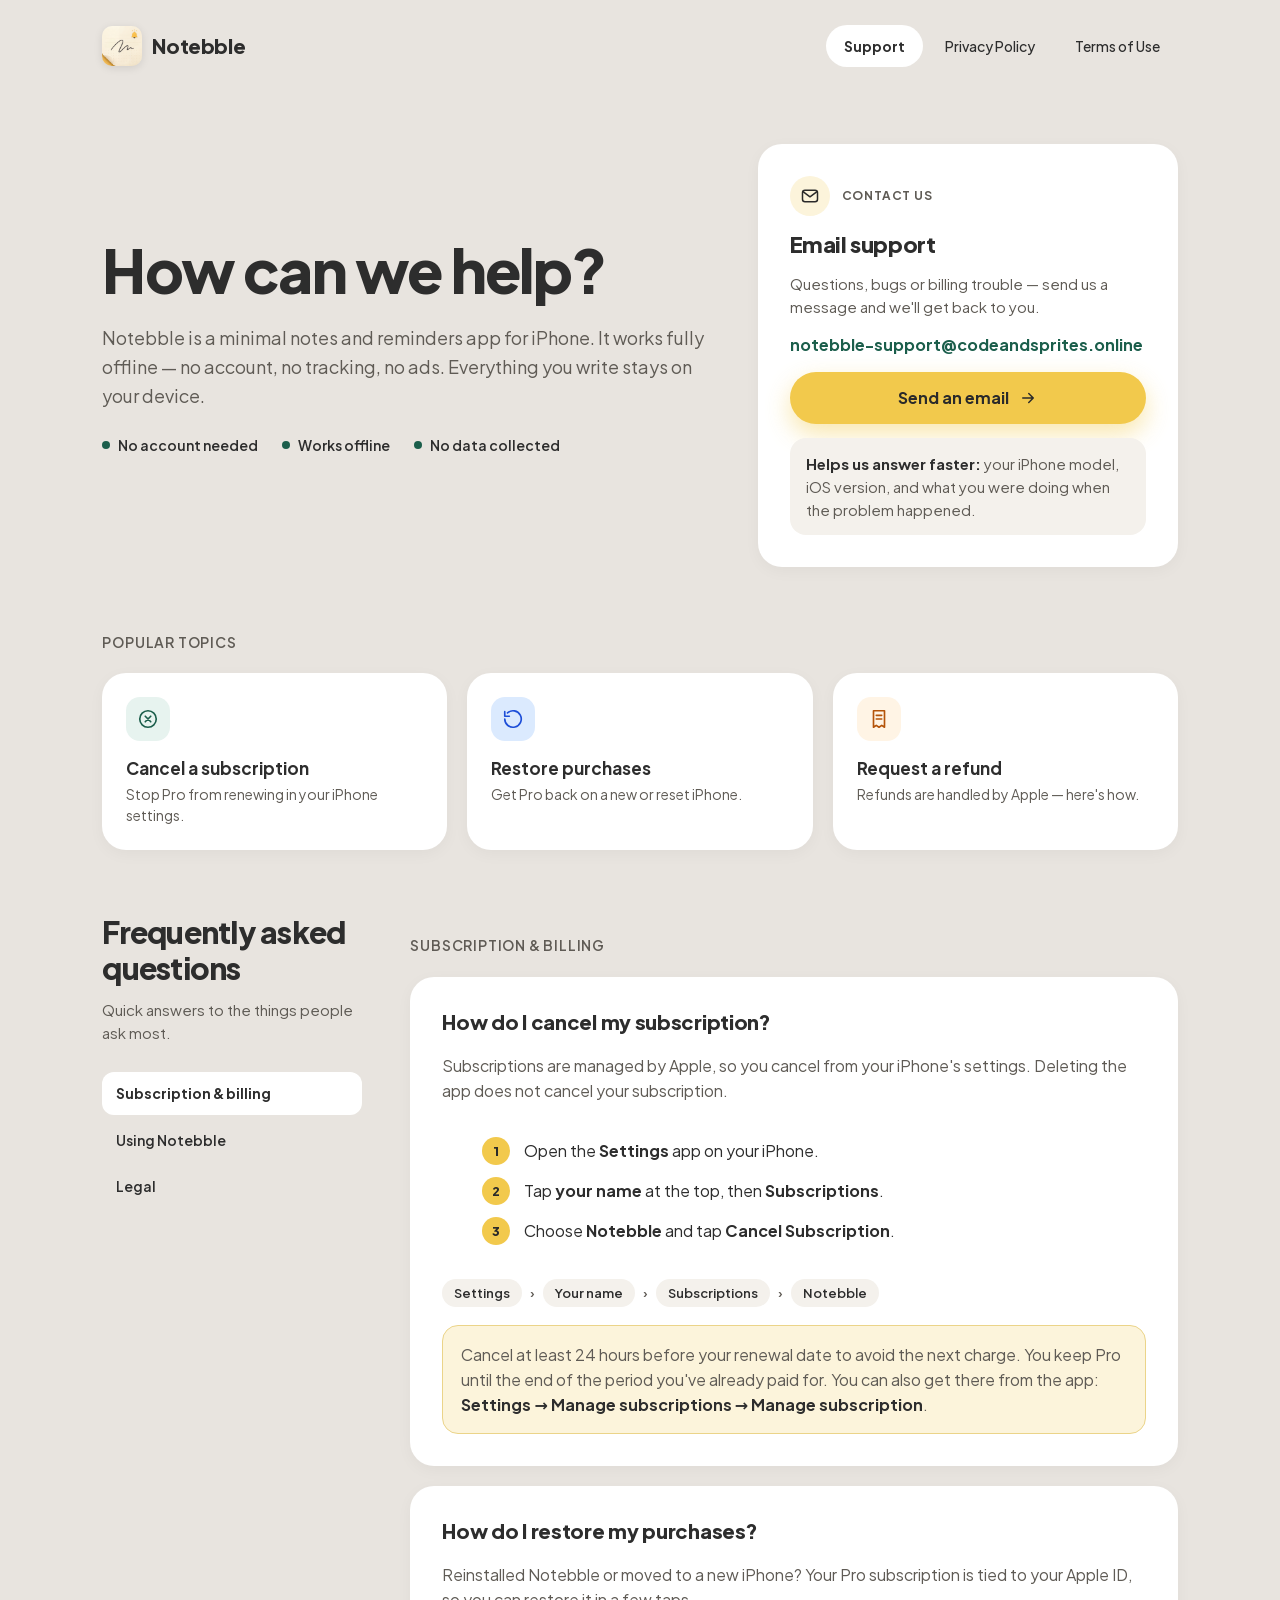
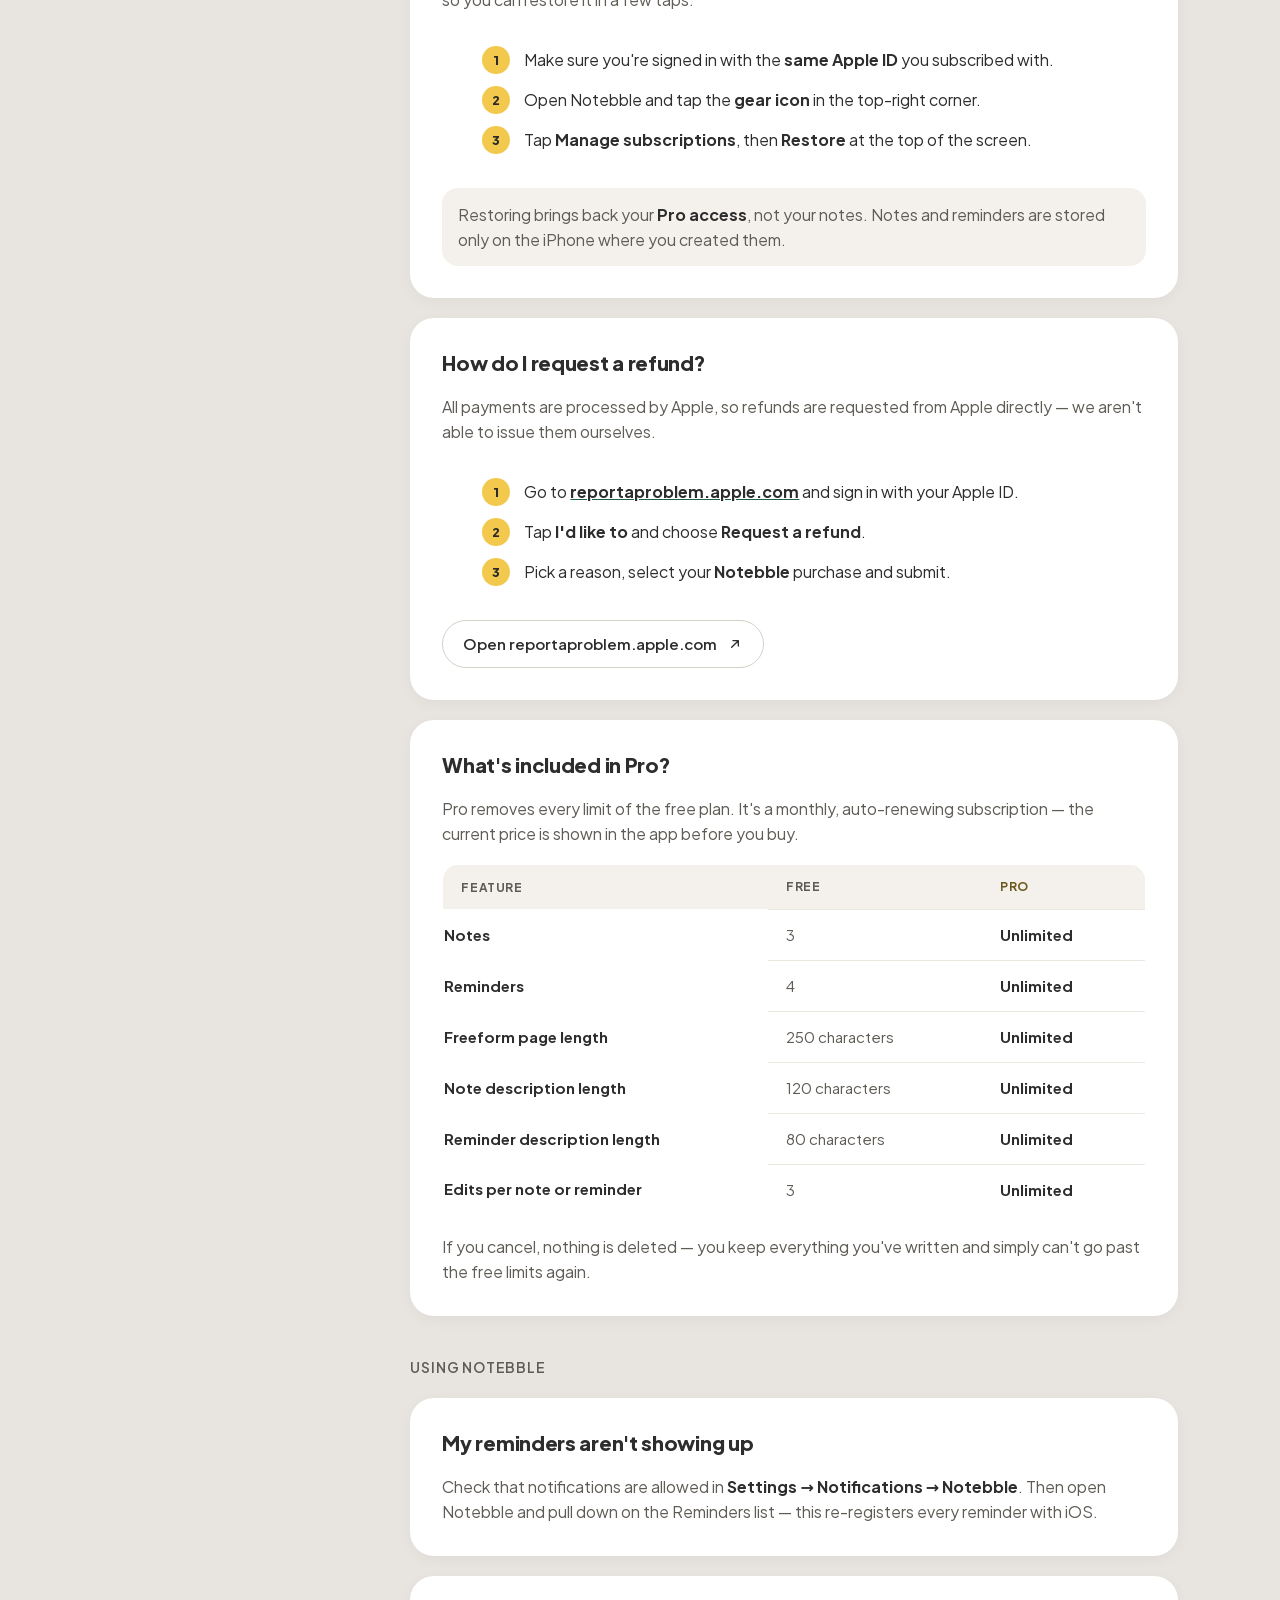
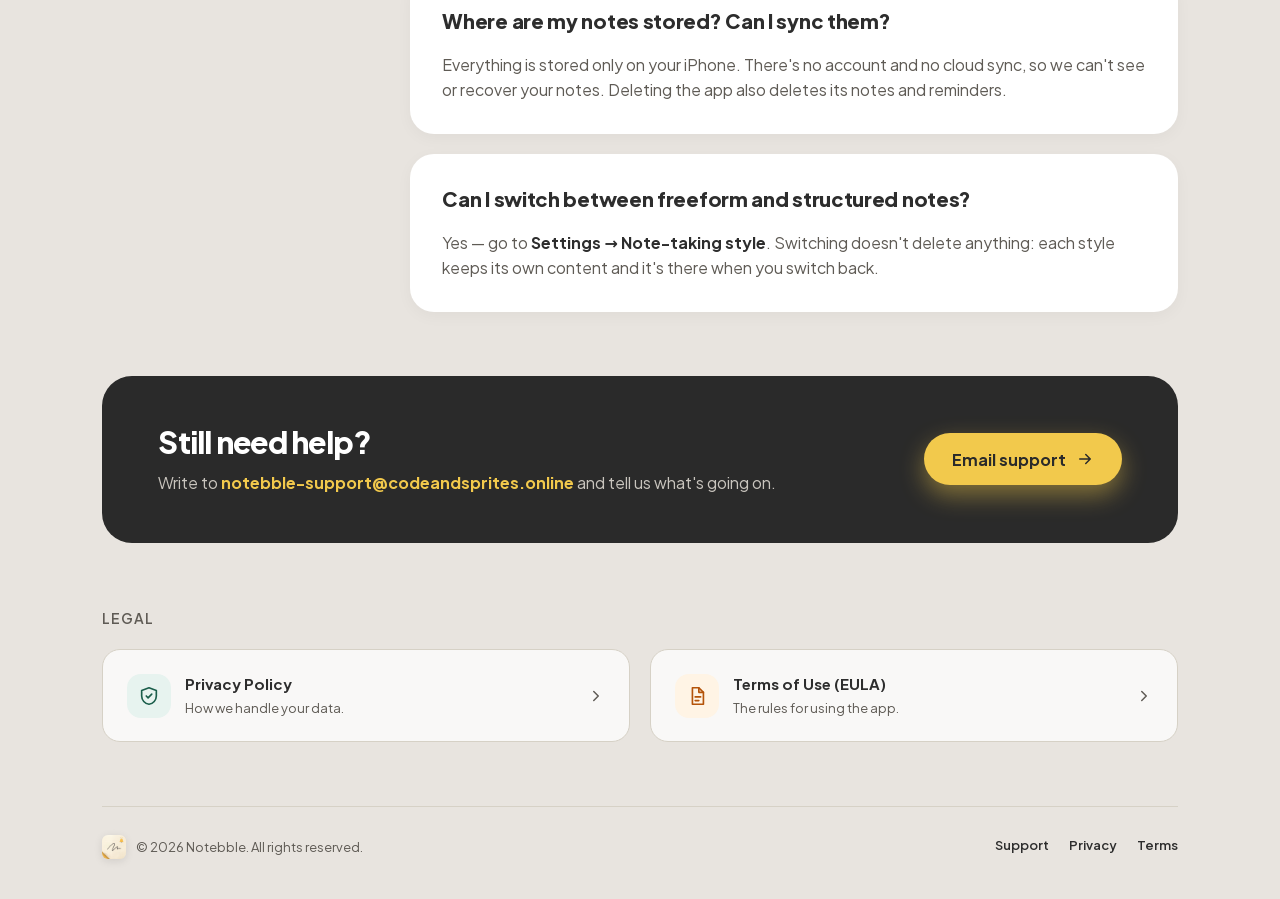
<file: index.html>
<!doctype html>
<html lang="en">
  <head>
    <meta charset="utf-8" />
    <meta name="viewport" content="width=device-width, initial-scale=1" />
    <meta name="color-scheme" content="light" />
    <title>Notebble Support</title>
    <meta
      name="description"
      content="Get help with Notebble — contact support, manage or cancel your subscription, restore purchases and request refunds."
    />

    <!-- Support email is used 4 times below. Change it in one place: -->
    <!-- SUPPORT_EMAIL: notebble-support@codeandsprites.online -->

    <link rel="icon" type="image/png" href="assets/notebble-icon.png" />
    <link rel="apple-touch-icon" href="assets/notebble-icon.png" />

    <meta property="og:title" content="Notebble Support" />
    <meta
      property="og:description"
      content="Get help with Notebble — contact support, manage or cancel your subscription, restore purchases and request refunds."
    />
    <meta property="og:image" content="assets/notebble-icon.png" />
    <meta property="og:type" content="website" />
    <meta name="twitter:card" content="summary" />

    <link rel="stylesheet" href="support.css" />
  </head>
  <body>
    <a class="skip-link" href="#main">Skip to content</a>

    <header class="site-header">
      <a class="brand" href="#top" aria-label="Notebble home">
        <img
          src="assets/notebble-icon.png"
          alt="Notebble app icon"
          width="40"
          height="40"
        />
        <span>Notebble</span>
      </a>
      <nav class="site-nav" aria-label="Site">
        <a href="./" aria-current="page">Support</a>
        <a href="privacy_policy.html">Privacy Policy</a>
        <a href="terms_of_use.html">Terms of Use</a>
      </nav>
      <a
        class="contact-pill"
        href="mailto:notebble-support@codeandsprites.online?subject=Notebble%20support"
      >
        <svg
          width="16"
          height="16"
          viewBox="0 0 24 24"
          fill="none"
          stroke="currentColor"
          stroke-width="2"
          stroke-linecap="round"
          stroke-linejoin="round"
          aria-hidden="true"
        >
          <rect x="3" y="5" width="18" height="14" rx="3" />
          <path d="M4 7l8 6 8-6" />
        </svg>
        Contact
      </a>
    </header>

    <main id="main">
      <section id="top" class="hero">
        <div class="hero__text">
          <h1>How can we help?</h1>
          <p class="lede">
            Notebble is a minimal notes and reminders app for iPhone. It works
            fully offline — no account, no tracking, no ads. Everything you
            write stays on your device.
          </p>
          <ul class="trust-points">
            <li>
              <span class="dot" aria-hidden="true"></span>No account needed
            </li>
            <li><span class="dot" aria-hidden="true"></span>Works offline</li>
            <li>
              <span class="dot" aria-hidden="true"></span>No data collected
            </li>
          </ul>
        </div>

        <div class="card contact-card">
          <div class="contact-card__header">
            <span class="contact-card__icon" aria-hidden="true">
              <svg
                width="20"
                height="20"
                viewBox="0 0 24 24"
                fill="none"
                stroke="#2A2A2A"
                stroke-width="1.8"
                stroke-linecap="round"
                stroke-linejoin="round"
              >
                <rect x="3" y="5" width="18" height="14" rx="3" />
                <path d="M4 7l8 6 8-6" />
              </svg>
            </span>
            <span class="eyebrow">Contact us</span>
          </div>
          <h2>Email support</h2>
          <p>
            Questions, bugs or billing trouble — send us a message and we'll get
            back to you.
          </p>
          <a
            class="email-link"
            href="mailto:notebble-support@codeandsprites.online?subject=Notebble%20support"
            >notebble-support@codeandsprites.online</a
          >
          <a
            class="btn btn--primary btn--full"
            href="mailto:notebble-support@codeandsprites.online?subject=Notebble%20support"
          >
            Send an email
            <svg
              width="18"
              height="18"
              viewBox="0 0 24 24"
              fill="none"
              stroke="currentColor"
              stroke-width="2"
              stroke-linecap="round"
              stroke-linejoin="round"
              aria-hidden="true"
            >
              <path d="M5 12h14M13 6l6 6-6 6" />
            </svg>
          </a>
          <p class="note">
            <strong>Helps us answer faster:</strong> your iPhone model, iOS
            version, and what you were doing when the problem happened.
          </p>
        </div>
      </section>

      <section class="popular" aria-labelledby="popular-label">
        <h2 id="popular-label" class="section-label">Popular topics</h2>
        <div class="popular__grid">
          <a class="topic" href="#cancel">
            <span class="topic__icon topic__icon--green" aria-hidden="true">
              <svg
                width="22"
                height="22"
                viewBox="0 0 24 24"
                fill="none"
                stroke="#1B5E4B"
                stroke-width="1.8"
                stroke-linecap="round"
                stroke-linejoin="round"
              >
                <circle cx="12" cy="12" r="9" />
                <path d="M9 9l6 6M15 9l-6 6" />
              </svg>
            </span>
            <span class="topic__body">
              <span class="topic__title">Cancel a subscription</span>
              <span class="topic__desc"
                >Stop Pro from renewing in your iPhone settings.</span
              >
            </span>
            <svg
              class="topic__chevron"
              width="18"
              height="18"
              viewBox="0 0 24 24"
              fill="none"
              stroke="#5F5B55"
              stroke-width="2"
              stroke-linecap="round"
              stroke-linejoin="round"
              aria-hidden="true"
            >
              <path d="M9 6l6 6-6 6" />
            </svg>
          </a>
          <a class="topic" href="#restore">
            <span class="topic__icon topic__icon--blue" aria-hidden="true">
              <svg
                width="22"
                height="22"
                viewBox="0 0 24 24"
                fill="none"
                stroke="#1D4ED8"
                stroke-width="1.8"
                stroke-linecap="round"
                stroke-linejoin="round"
              >
                <path d="M3 12a9 9 0 1 0 3-6.7" />
                <path d="M3 4v5h5" />
              </svg>
            </span>
            <span class="topic__body">
              <span class="topic__title">Restore purchases</span>
              <span class="topic__desc"
                >Get Pro back on a new or reset iPhone.</span
              >
            </span>
            <svg
              class="topic__chevron"
              width="18"
              height="18"
              viewBox="0 0 24 24"
              fill="none"
              stroke="#5F5B55"
              stroke-width="2"
              stroke-linecap="round"
              stroke-linejoin="round"
              aria-hidden="true"
            >
              <path d="M9 6l6 6-6 6" />
            </svg>
          </a>
          <a class="topic" href="#refund">
            <span class="topic__icon topic__icon--amber" aria-hidden="true">
              <svg
                width="22"
                height="22"
                viewBox="0 0 24 24"
                fill="none"
                stroke="#B45309"
                stroke-width="1.8"
                stroke-linecap="round"
                stroke-linejoin="round"
              >
                <path d="M6 3h12v18l-3-2-3 2-3-2-3 2z" />
                <path d="M9 8h6M9 12h6" />
              </svg>
            </span>
            <span class="topic__body">
              <span class="topic__title">Request a refund</span>
              <span class="topic__desc"
                >Refunds are handled by Apple — here's how.</span
              >
            </span>
            <svg
              class="topic__chevron"
              width="18"
              height="18"
              viewBox="0 0 24 24"
              fill="none"
              stroke="#5F5B55"
              stroke-width="2"
              stroke-linecap="round"
              stroke-linejoin="round"
              aria-hidden="true"
            >
              <path d="M9 6l6 6-6 6" />
            </svg>
          </a>
        </div>
      </section>

      <section class="faq" aria-labelledby="faq-title">
        <div class="faq__intro">
          <h2 id="faq-title">Frequently asked questions</h2>
          <p class="faq__intro-copy">
            Quick answers to the things people ask most.
          </p>
          <nav class="faq__section-nav" aria-label="FAQ sections">
            <a href="#billing" aria-current="true"
              >Subscription &amp; billing</a
            >
            <a href="#using">Using Notebble</a>
            <a href="#legal">Legal</a>
          </nav>
        </div>

        <div class="faq__cards">
          <h3 id="billing">Subscription &amp; billing</h3>

          <article class="qa" id="cancel">
            <h4>How do I cancel my subscription?</h4>
            <p>
              Subscriptions are managed by Apple, so you cancel from your
              iPhone's settings. Deleting the app does not cancel your
              subscription.
            </p>
            <ol class="steps" role="list">
              <li class="step">
                <span class="step__num" aria-hidden="true">1</span
                ><span
                  >Open the <strong>Settings</strong> app on your iPhone.</span
                >
              </li>
              <li class="step">
                <span class="step__num" aria-hidden="true">2</span
                ><span
                  >Tap <strong>your name</strong> at the top, then
                  <strong>Subscriptions</strong>.</span
                >
              </li>
              <li class="step">
                <span class="step__num" aria-hidden="true">3</span
                ><span
                  >Choose <strong>Notebble</strong> and tap
                  <strong>Cancel Subscription</strong>.</span
                >
              </li>
            </ol>
            <div class="breadcrumb" aria-label="Path in the iOS Settings app">
              <span class="chip">Settings</span
              ><span class="sep" aria-hidden="true">›</span>
              <span class="chip">Your name</span
              ><span class="sep" aria-hidden="true">›</span>
              <span class="chip">Subscriptions</span
              ><span class="sep" aria-hidden="true">›</span>
              <span class="chip">Notebble</span>
            </div>
            <p class="note note--yellow">
              Cancel at least 24 hours before your renewal date to avoid the
              next charge. You keep Pro until the end of the period you've
              already paid for. You can also get there from the app:
              <strong
                >Settings → Manage subscriptions → Manage subscription</strong
              >.
            </p>
          </article>

          <article class="qa" id="restore">
            <h4>How do I restore my purchases?</h4>
            <p>
              Reinstalled Notebble or moved to a new iPhone? Your Pro
              subscription is tied to your Apple ID, so you can restore it in a
              few taps.
            </p>
            <ol class="steps" role="list">
              <li class="step">
                <span class="step__num" aria-hidden="true">1</span
                ><span
                  >Make sure you're signed in with the
                  <strong>same Apple ID</strong> you subscribed with.</span
                >
              </li>
              <li class="step">
                <span class="step__num" aria-hidden="true">2</span
                ><span
                  >Open Notebble and tap the <strong>gear icon</strong> in the
                  top-right corner.</span
                >
              </li>
              <li class="step">
                <span class="step__num" aria-hidden="true">3</span
                ><span
                  >Tap <strong>Manage subscriptions</strong>, then
                  <strong>Restore</strong> at the top of the screen.</span
                >
              </li>
            </ol>
            <p class="note">
              Restoring brings back your <strong>Pro access</strong>, not your
              notes. Notes and reminders are stored only on the iPhone where you
              created them.
            </p>
          </article>

          <article class="qa" id="refund">
            <h4>How do I request a refund?</h4>
            <p>
              All payments are processed by Apple, so refunds are requested from
              Apple directly — we aren't able to issue them ourselves.
            </p>
            <ol class="steps" role="list">
              <li class="step">
                <span class="step__num" aria-hidden="true">1</span
                ><span
                  >Go to
                  <a href="https://reportaproblem.apple.com" rel="noopener"
                    ><strong>reportaproblem.apple.com</strong></a
                  >
                  and sign in with your Apple ID.</span
                >
              </li>
              <li class="step">
                <span class="step__num" aria-hidden="true">2</span
                ><span
                  >Tap <strong>I'd like to</strong> and choose
                  <strong>Request a refund</strong>.</span
                >
              </li>
              <li class="step">
                <span class="step__num" aria-hidden="true">3</span
                ><span
                  >Pick a reason, select your <strong>Notebble</strong> purchase
                  and submit.</span
                >
              </li>
            </ol>
            <a
              class="btn btn--outline"
              href="https://reportaproblem.apple.com"
              rel="noopener"
            >
              Open reportaproblem.apple.com
              <svg
                width="16"
                height="16"
                viewBox="0 0 24 24"
                fill="none"
                stroke="currentColor"
                stroke-width="2"
                stroke-linecap="round"
                stroke-linejoin="round"
                aria-hidden="true"
              >
                <path d="M7 17L17 7M9 7h8v8" />
              </svg>
            </a>
          </article>

          <article class="qa" id="pro">
            <h4>What's included in Pro?</h4>
            <p>
              Pro removes every limit of the free plan. It's a monthly,
              auto-renewing subscription — the current price is shown in the app
              before you buy.
            </p>
            <table class="pro-table">
              <thead>
                <tr>
                  <th scope="col">Feature</th>
                  <th scope="col">Free</th>
                  <th scope="col" class="pro">Pro</th>
                </tr>
              </thead>
              <tbody>
                <tr>
                  <th scope="row">Notes</th>
                  <td class="free">3</td>
                  <td class="pro">Unlimited</td>
                </tr>
                <tr>
                  <th scope="row">Reminders</th>
                  <td class="free">4</td>
                  <td class="pro">Unlimited</td>
                </tr>
                <tr>
                  <th scope="row">Freeform page length</th>
                  <td class="free">250 characters</td>
                  <td class="pro">Unlimited</td>
                </tr>
                <tr>
                  <th scope="row">Note description length</th>
                  <td class="free">120 characters</td>
                  <td class="pro">Unlimited</td>
                </tr>
                <tr>
                  <th scope="row">Reminder description length</th>
                  <td class="free">80 characters</td>
                  <td class="pro">Unlimited</td>
                </tr>
                <tr>
                  <th scope="row">Edits per note or reminder</th>
                  <td class="free">3</td>
                  <td class="pro">Unlimited</td>
                </tr>
              </tbody>
            </table>
            <p class="pro-footnote">
              If you cancel, nothing is deleted — you keep everything you've
              written and simply can't go past the free limits again.
            </p>
          </article>

          <h3 id="using">Using Notebble</h3>

          <article class="qa">
            <h4>My reminders aren't showing up</h4>
            <p>
              Check that notifications are allowed in
              <strong>Settings → Notifications → Notebble</strong>. Then open
              Notebble and pull down on the Reminders list — this re-registers
              every reminder with iOS.
            </p>
          </article>

          <article class="qa">
            <h4>Where are my notes stored? Can I sync them?</h4>
            <p>
              Everything is stored only on your iPhone. There's no account and
              no cloud sync, so we can't see or recover your notes. Deleting the
              app also deletes its notes and reminders.
            </p>
          </article>

          <article class="qa">
            <h4>Can I switch between freeform and structured notes?</h4>
            <p>
              Yes — go to <strong>Settings → Note-taking style</strong>.
              Switching doesn't delete anything: each style keeps its own
              content and it's there when you switch back.
            </p>
          </article>
        </div>
      </section>

      <section class="stillneed-wrap">
        <div class="stillneed">
          <div class="stillneed__text">
            <h2>Still need help?</h2>
            <p>
              Write to
              <a
                class="mail"
                href="mailto:notebble-support@codeandsprites.online?subject=Notebble%20support"
                >notebble-support@codeandsprites.online</a
              >
              and tell us what's going on.
            </p>
          </div>
          <a
            class="btn btn--primary"
            href="mailto:notebble-support@codeandsprites.online?subject=Notebble%20support"
          >
            Email support
            <svg
              width="18"
              height="18"
              viewBox="0 0 24 24"
              fill="none"
              stroke="currentColor"
              stroke-width="2"
              stroke-linecap="round"
              stroke-linejoin="round"
              aria-hidden="true"
            >
              <path d="M5 12h14M13 6l6 6-6 6" />
            </svg>
          </a>
        </div>
      </section>

      <section class="legal" id="legal" aria-labelledby="legal-label">
        <h2 id="legal-label" class="section-label">Legal</h2>
        <div class="legal__grid">
          <a class="legal-card" href="privacy_policy.html">
            <span
              class="legal-card__icon legal-card__icon--green"
              aria-hidden="true"
            >
              <svg
                width="22"
                height="22"
                viewBox="0 0 24 24"
                fill="none"
                stroke="#1B5E4B"
                stroke-width="1.8"
                stroke-linecap="round"
                stroke-linejoin="round"
              >
                <path d="M12 3l8 3v6c0 4.5-3.4 8.3-8 9-4.6-.7-8-4.5-8-9V6z" />
                <path d="M9 12l2 2 4-4" />
              </svg>
            </span>
            <span class="legal-card__body">
              <span class="legal-card__title">Privacy Policy</span>
              <span class="legal-card__desc">How we handle your data.</span>
            </span>
            <svg
              width="18"
              height="18"
              viewBox="0 0 24 24"
              fill="none"
              stroke="#5F5B55"
              stroke-width="2"
              stroke-linecap="round"
              stroke-linejoin="round"
              aria-hidden="true"
            >
              <path d="M9 6l6 6-6 6" />
            </svg>
          </a>
          <a class="legal-card" href="terms_of_use.html">
            <span
              class="legal-card__icon legal-card__icon--amber"
              aria-hidden="true"
            >
              <svg
                width="22"
                height="22"
                viewBox="0 0 24 24"
                fill="none"
                stroke="#B45309"
                stroke-width="1.8"
                stroke-linecap="round"
                stroke-linejoin="round"
              >
                <path d="M7 3h7l5 5v13H7z" />
                <path d="M14 3v5h5" />
                <path d="M10 13h6M10 17h4" />
              </svg>
            </span>
            <span class="legal-card__body">
              <span class="legal-card__title">Terms of Use (EULA)</span>
              <span class="legal-card__desc">The rules for using the app.</span>
            </span>
            <svg
              width="18"
              height="18"
              viewBox="0 0 24 24"
              fill="none"
              stroke="#5F5B55"
              stroke-width="2"
              stroke-linecap="round"
              stroke-linejoin="round"
              aria-hidden="true"
            >
              <path d="M9 6l6 6-6 6" />
            </svg>
          </a>
        </div>
      </section>
    </main>

    <script>
      // Scroll-spy for the FAQ section nav: highlight the last section whose top
      // has passed the viewport's activation line (a bit below the header).
      (function () {
        const links = Array.from(
          document.querySelectorAll('.faq__section-nav a[href^="#"]'),
        );
        if (!links.length) return;
        const pairs = links
          .map((link) => ({
            link,
            el: document.getElementById(link.getAttribute("href").slice(1)),
          }))
          .filter((p) => p.el);
        if (!pairs.length) return;
        const update = () => {
          const line = Math.max(120, window.innerHeight * 0.35);
          let current = pairs[0];
          for (const p of pairs) {
            if (p.el.getBoundingClientRect().top - line <= 0) current = p;
          }
          // If the last section is fully visible (or the page is scrolled to the
          // bottom and can't scroll further), lock the last link as current — this
          // handles short bottom sections whose top never reaches the activation line.
          const atBottom =
            window.innerHeight + window.scrollY >=
            document.documentElement.scrollHeight - 2;
          const last = pairs[pairs.length - 1];
          if (
            atBottom ||
            last.el.getBoundingClientRect().top < window.innerHeight * 0.75
          ) {
            current = last;
          }
          links.forEach((l) => l.removeAttribute("aria-current"));
          current.link.setAttribute("aria-current", "true");
        };
        let queued = false;
        const schedule = () => {
          if (queued) return;
          queued = true;
          requestAnimationFrame(() => {
            queued = false;
            update();
          });
        };
        window.addEventListener("scroll", schedule, { passive: true });
        window.addEventListener("resize", schedule);
        update();
      })();
    </script>

    <footer class="site-footer">
      <span class="site-footer__brand">
        <img src="assets/notebble-icon.png" alt="" width="24" height="24" />
        <span>© 2026 Notebble. All rights reserved.</span>
      </span>
      <span class="site-footer__links">
        <a href="./">Support</a>
        <a href="privacy_policy.html">Privacy</a>
        <a href="terms_of_use.html">Terms</a>
      </span>
    </footer>
  </body>
</html>
</file>
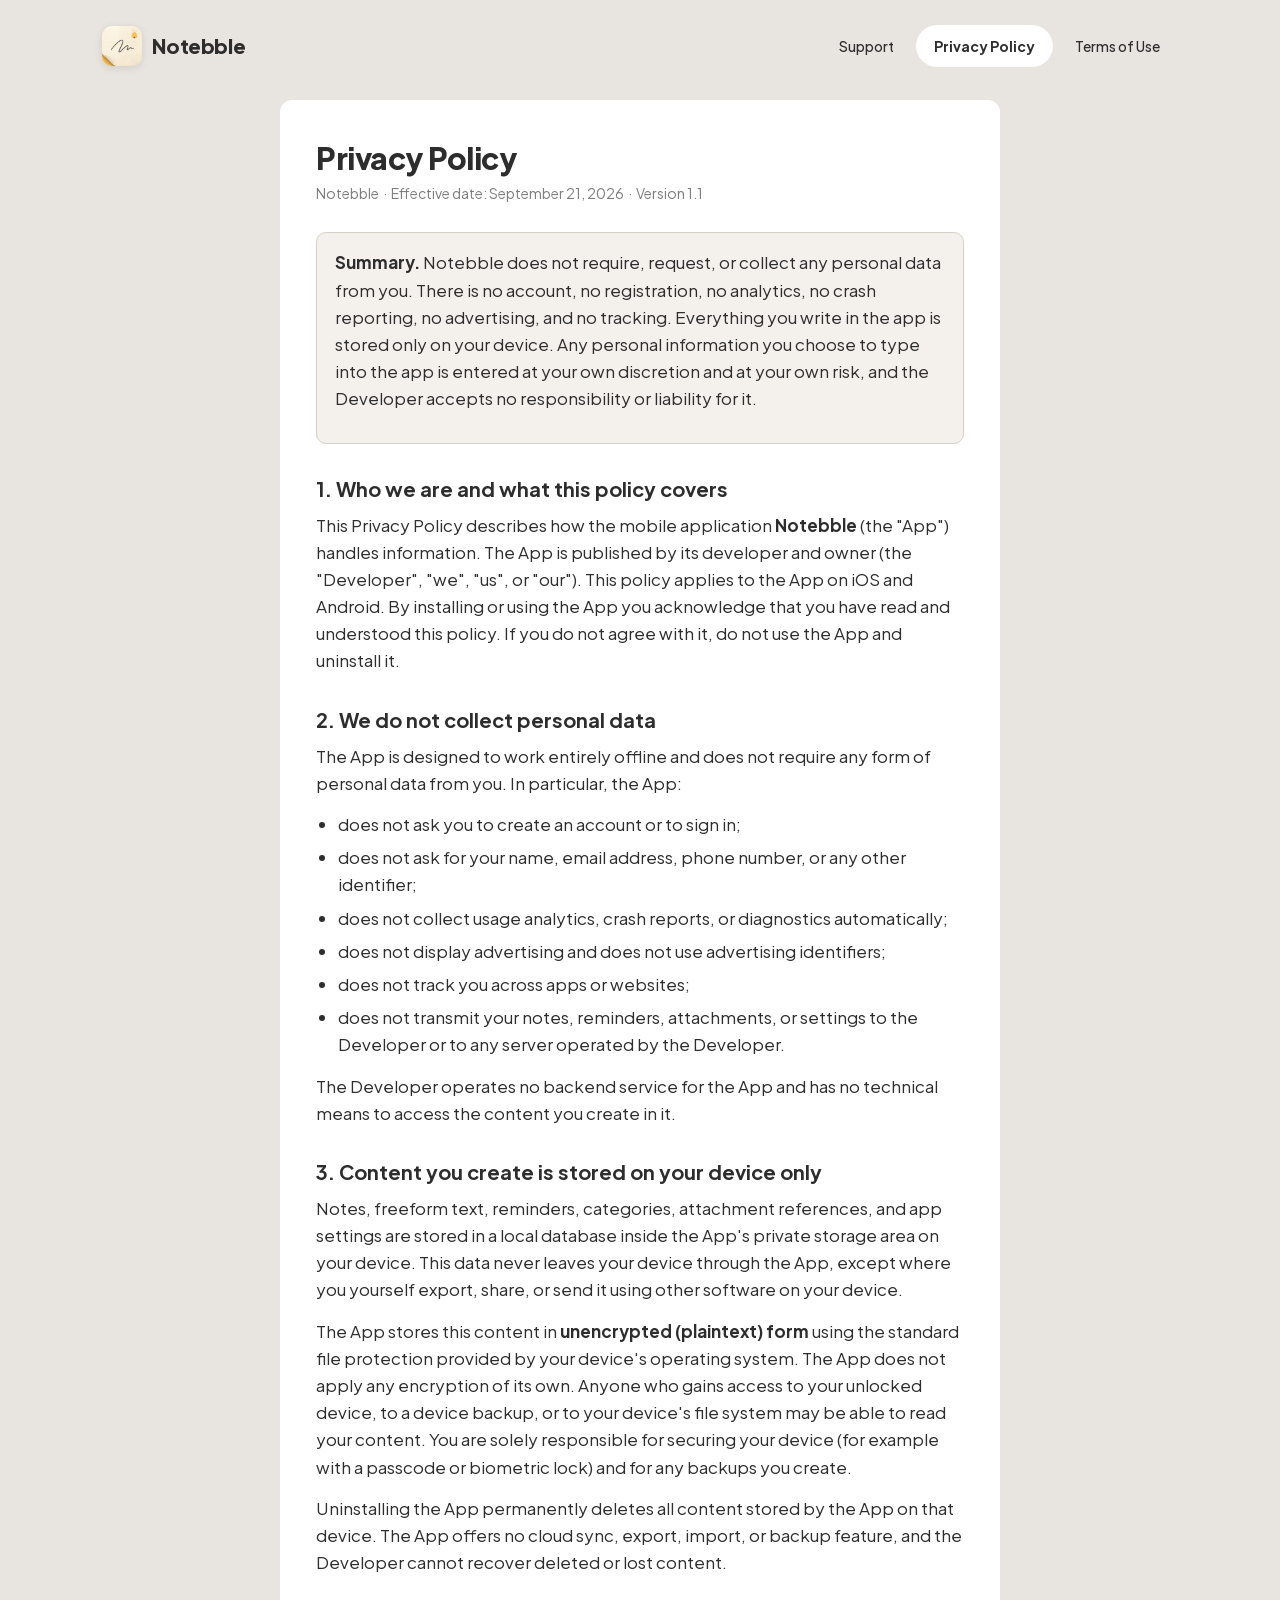
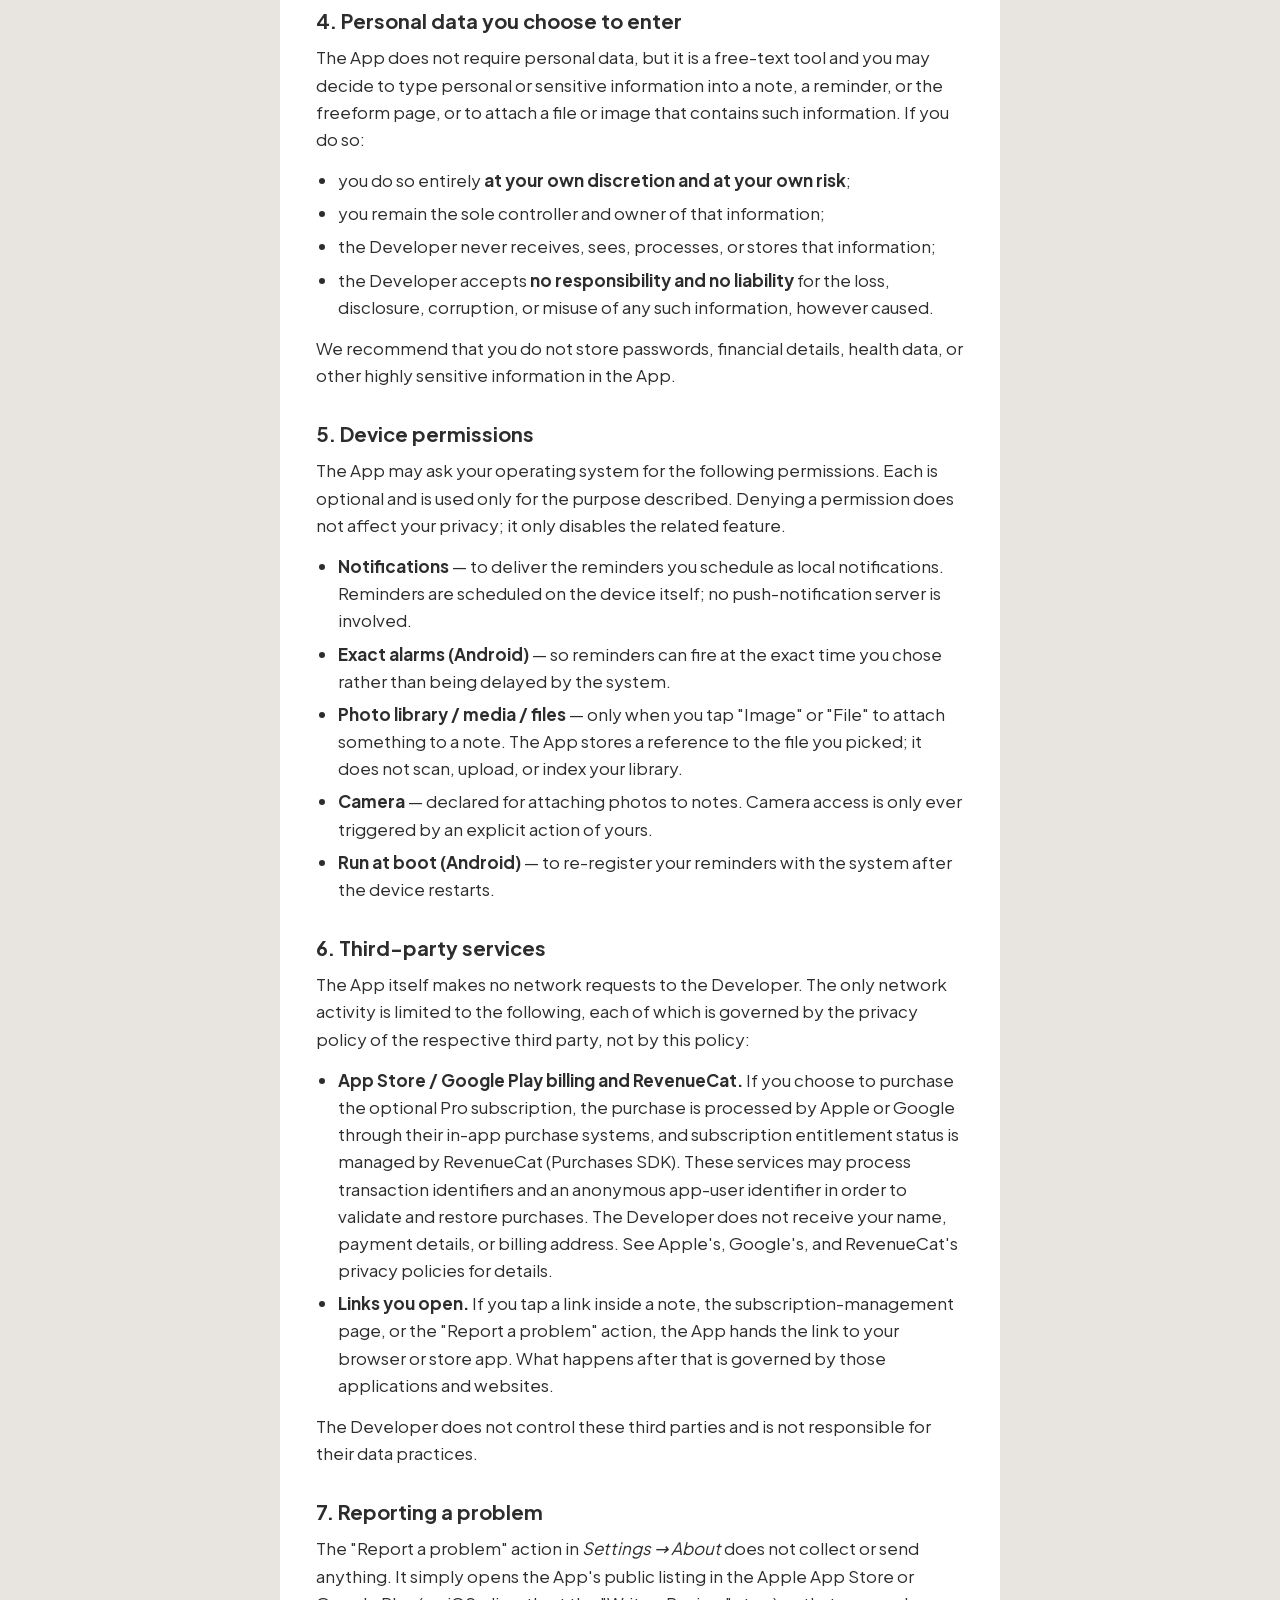
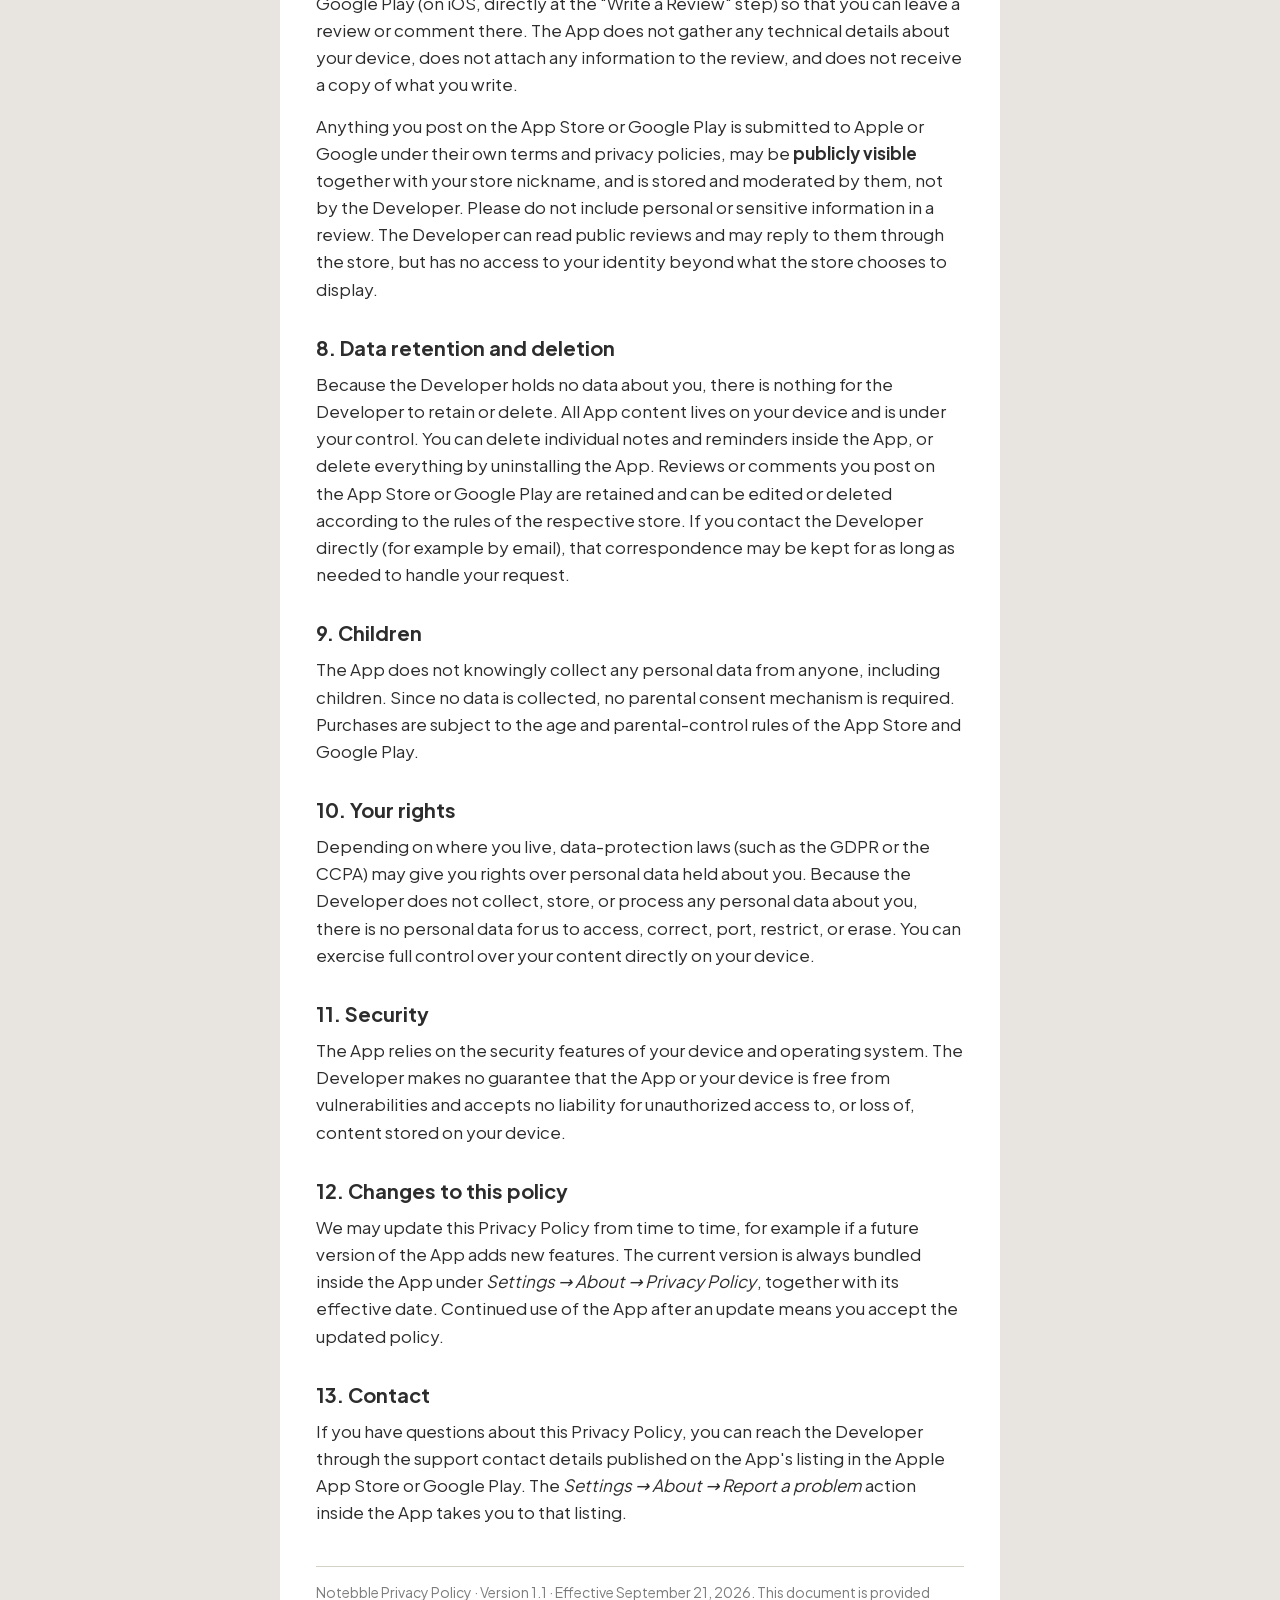
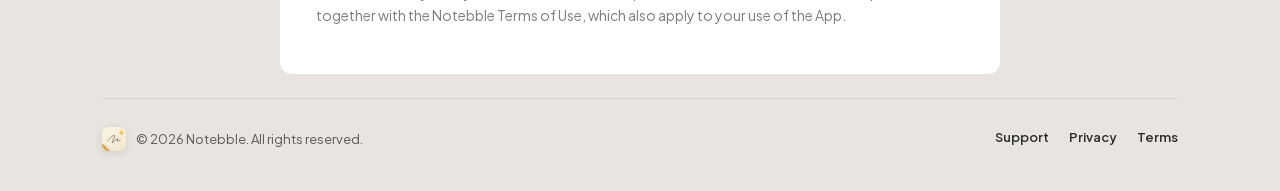
<file: privacy_policy.html>
<!doctype html>
<html lang="en">
  <head>
    <meta charset="utf-8" />
    <meta name="viewport" content="width=device-width, initial-scale=1" />
    <meta name="color-scheme" content="light" />
    <title>Notebble — Privacy Policy</title>
    <link rel="icon" type="image/png" href="assets/notebble-icon.png" />
    <link rel="apple-touch-icon" href="assets/notebble-icon.png" />
    <link rel="stylesheet" href="support.css" />
    <link rel="stylesheet" href="style.css" />
    <link rel="stylesheet" href="web.css" />
  </head>
  <body>
    <a class="skip-link" href="#main">Skip to content</a>

    <header class="site-header">
      <a class="brand" href="./" aria-label="Notebble home">
        <img
          src="assets/notebble-icon.png"
          alt="Notebble app icon"
          width="40"
          height="40"
        />
        <span>Notebble</span>
      </a>
      <nav class="site-nav" aria-label="Site">
        <a href="./">Support</a>
        <a href="privacy_policy.html" aria-current="page">Privacy Policy</a>
        <a href="terms_of_use.html">Terms of Use</a>
      </nav>
      <a
        class="contact-pill"
        href="mailto:notebble-support@codeandsprites.online?subject=Notebble%20support"
      >
        <svg
          width="16"
          height="16"
          viewBox="0 0 24 24"
          fill="none"
          stroke="currentColor"
          stroke-width="2"
          stroke-linecap="round"
          stroke-linejoin="round"
          aria-hidden="true"
        >
          <rect x="3" y="5" width="18" height="14" rx="3" />
          <path d="M4 7l8 6 8-6" />
        </svg>
        Contact
      </a>
    </header>

    <main id="main" class="legal-body">
      <div class="sheet">
        <h1>Privacy Policy</h1>
        <div class="meta">
          Notebble &nbsp;·&nbsp; Effective date: September 21, 2026
          &nbsp;·&nbsp; Version 1.1
        </div>

        <div class="box">
          <p>
            <strong>Summary.</strong> Notebble does not require, request, or
            collect any personal data from you. There is no account, no
            registration, no analytics, no crash reporting, no advertising, and
            no tracking. Everything you write in the app is stored only on your
            device. Any personal information you choose to type into the app is
            entered at your own discretion and at your own risk, and the
            Developer accepts no responsibility or liability for it.
          </p>
        </div>

        <h2>1. Who we are and what this policy covers</h2>
        <p>
          This Privacy Policy describes how the mobile application
          <strong>Notebble</strong> (the "App") handles information. The App is
          published by its developer and owner (the "Developer", "we", "us", or
          "our"). This policy applies to the App on iOS and Android. By
          installing or using the App you acknowledge that you have read and
          understood this policy. If you do not agree with it, do not use the
          App and uninstall it.
        </p>

        <h2>2. We do not collect personal data</h2>
        <p>
          The App is designed to work entirely offline and does not require any
          form of personal data from you. In particular, the App:
        </p>
        <ul>
          <li>does not ask you to create an account or to sign in;</li>
          <li>
            does not ask for your name, email address, phone number, or any
            other identifier;
          </li>
          <li>
            does not collect usage analytics, crash reports, or diagnostics
            automatically;
          </li>
          <li>
            does not display advertising and does not use advertising
            identifiers;
          </li>
          <li>does not track you across apps or websites;</li>
          <li>
            does not transmit your notes, reminders, attachments, or settings to
            the Developer or to any server operated by the Developer.
          </li>
        </ul>
        <p>
          The Developer operates no backend service for the App and has no
          technical means to access the content you create in it.
        </p>

        <h2>3. Content you create is stored on your device only</h2>
        <p>
          Notes, freeform text, reminders, categories, attachment references,
          and app settings are stored in a local database inside the App's
          private storage area on your device. This data never leaves your
          device through the App, except where you yourself export, share, or
          send it using other software on your device.
        </p>
        <p>
          The App stores this content in
          <strong>unencrypted (plaintext) form</strong> using the standard file
          protection provided by your device's operating system. The App does
          not apply any encryption of its own. Anyone who gains access to your
          unlocked device, to a device backup, or to your device's file system
          may be able to read your content. You are solely responsible for
          securing your device (for example with a passcode or biometric lock)
          and for any backups you create.
        </p>
        <p>
          Uninstalling the App permanently deletes all content stored by the App
          on that device. The App offers no cloud sync, export, import, or
          backup feature, and the Developer cannot recover deleted or lost
          content.
        </p>

        <h2>4. Personal data you choose to enter</h2>
        <p>
          The App does not require personal data, but it is a free-text tool and
          you may decide to type personal or sensitive information into a note,
          a reminder, or the freeform page, or to attach a file or image that
          contains such information. If you do so:
        </p>
        <ul>
          <li>
            you do so entirely
            <strong>at your own discretion and at your own risk</strong>;
          </li>
          <li>you remain the sole controller and owner of that information;</li>
          <li>
            the Developer never receives, sees, processes, or stores that
            information;
          </li>
          <li>
            the Developer accepts
            <strong>no responsibility and no liability</strong> for the loss,
            disclosure, corruption, or misuse of any such information, however
            caused.
          </li>
        </ul>
        <p>
          We recommend that you do not store passwords, financial details,
          health data, or other highly sensitive information in the App.
        </p>

        <h2>5. Device permissions</h2>
        <p>
          The App may ask your operating system for the following permissions.
          Each is optional and is used only for the purpose described. Denying a
          permission does not affect your privacy; it only disables the related
          feature.
        </p>
        <ul>
          <li>
            <strong>Notifications</strong> — to deliver the reminders you
            schedule as local notifications. Reminders are scheduled on the
            device itself; no push-notification server is involved.
          </li>
          <li>
            <strong>Exact alarms (Android)</strong> — so reminders can fire at
            the exact time you chose rather than being delayed by the system.
          </li>
          <li>
            <strong>Photo library / media / files</strong> — only when you tap
            "Image" or "File" to attach something to a note. The App stores a
            reference to the file you picked; it does not scan, upload, or index
            your library.
          </li>
          <li>
            <strong>Camera</strong> — declared for attaching photos to notes.
            Camera access is only ever triggered by an explicit action of yours.
          </li>
          <li>
            <strong>Run at boot (Android)</strong> — to re-register your
            reminders with the system after the device restarts.
          </li>
        </ul>

        <h2>6. Third-party services</h2>
        <p>
          The App itself makes no network requests to the Developer. The only
          network activity is limited to the following, each of which is
          governed by the privacy policy of the respective third party, not by
          this policy:
        </p>
        <ul>
          <li>
            <strong>App Store / Google Play billing and RevenueCat.</strong> If
            you choose to purchase the optional Pro subscription, the purchase
            is processed by Apple or Google through their in-app purchase
            systems, and subscription entitlement status is managed by
            RevenueCat (Purchases SDK). These services may process transaction
            identifiers and an anonymous app-user identifier in order to
            validate and restore purchases. The Developer does not receive your
            name, payment details, or billing address. See Apple's, Google's,
            and RevenueCat's privacy policies for details.
          </li>
          <li>
            <strong>Links you open.</strong> If you tap a link inside a note,
            the subscription-management page, or the "Report a problem" action,
            the App hands the link to your browser or store app. What happens
            after that is governed by those applications and websites.
          </li>
        </ul>
        <p>
          The Developer does not control these third parties and is not
          responsible for their data practices.
        </p>

        <h2>7. Reporting a problem</h2>
        <p>
          The "Report a problem" action in <em>Settings → About</em> does not
          collect or send anything. It simply opens the App's public listing in
          the Apple App Store or Google Play (on iOS, directly at the "Write a
          Review" step) so that you can leave a review or comment there. The App
          does not gather any technical details about your device, does not
          attach any information to the review, and does not receive a copy of
          what you write.
        </p>
        <p>
          Anything you post on the App Store or Google Play is submitted to
          Apple or Google under their own terms and privacy policies, may be
          <strong>publicly visible</strong> together with your store nickname,
          and is stored and moderated by them, not by the Developer. Please do
          not include personal or sensitive information in a review. The
          Developer can read public reviews and may reply to them through the
          store, but has no access to your identity beyond what the store
          chooses to display.
        </p>

        <h2>8. Data retention and deletion</h2>
        <p>
          Because the Developer holds no data about you, there is nothing for
          the Developer to retain or delete. All App content lives on your
          device and is under your control. You can delete individual notes and
          reminders inside the App, or delete everything by uninstalling the
          App. Reviews or comments you post on the App Store or Google Play are
          retained and can be edited or deleted according to the rules of the
          respective store. If you contact the Developer directly (for example
          by email), that correspondence may be kept for as long as needed to
          handle your request.
        </p>

        <h2>9. Children</h2>
        <p>
          The App does not knowingly collect any personal data from anyone,
          including children. Since no data is collected, no parental consent
          mechanism is required. Purchases are subject to the age and
          parental-control rules of the App Store and Google Play.
        </p>

        <h2>10. Your rights</h2>
        <p>
          Depending on where you live, data-protection laws (such as the GDPR or
          the CCPA) may give you rights over personal data held about you.
          Because the Developer does not collect, store, or process any personal
          data about you, there is no personal data for us to access, correct,
          port, restrict, or erase. You can exercise full control over your
          content directly on your device.
        </p>

        <h2>11. Security</h2>
        <p>
          The App relies on the security features of your device and operating
          system. The Developer makes no guarantee that the App or your device
          is free from vulnerabilities and accepts no liability for unauthorized
          access to, or loss of, content stored on your device.
        </p>

        <h2>12. Changes to this policy</h2>
        <p>
          We may update this Privacy Policy from time to time, for example if a
          future version of the App adds new features. The current version is
          always bundled inside the App under
          <em>Settings → About → Privacy Policy</em>, together with its
          effective date. Continued use of the App after an update means you
          accept the updated policy.
        </p>

        <h2>13. Contact</h2>
        <p>
          If you have questions about this Privacy Policy, you can reach the
          Developer through the support contact details published on the App's
          listing in the Apple App Store or Google Play. The
          <em>Settings → About → Report a problem</em> action inside the App
          takes you to that listing.
        </p>

        <div class="footer">
          Notebble Privacy Policy · Version 1.1 · Effective September 21, 2026.
          This document is provided together with the Notebble Terms of Use,
          which also apply to your use of the App.
        </div>
      </div>
    </main>

    <footer class="site-footer">
      <span class="site-footer__brand">
        <img src="assets/notebble-icon.png" alt="" width="24" height="24" />
        <span>© 2026 Notebble. All rights reserved.</span>
      </span>
      <span class="site-footer__links">
        <a href="./">Support</a>
        <a href="privacy_policy.html">Privacy</a>
        <a href="terms_of_use.html">Terms</a>
      </span>
    </footer>
  </body>
</html>
</file>
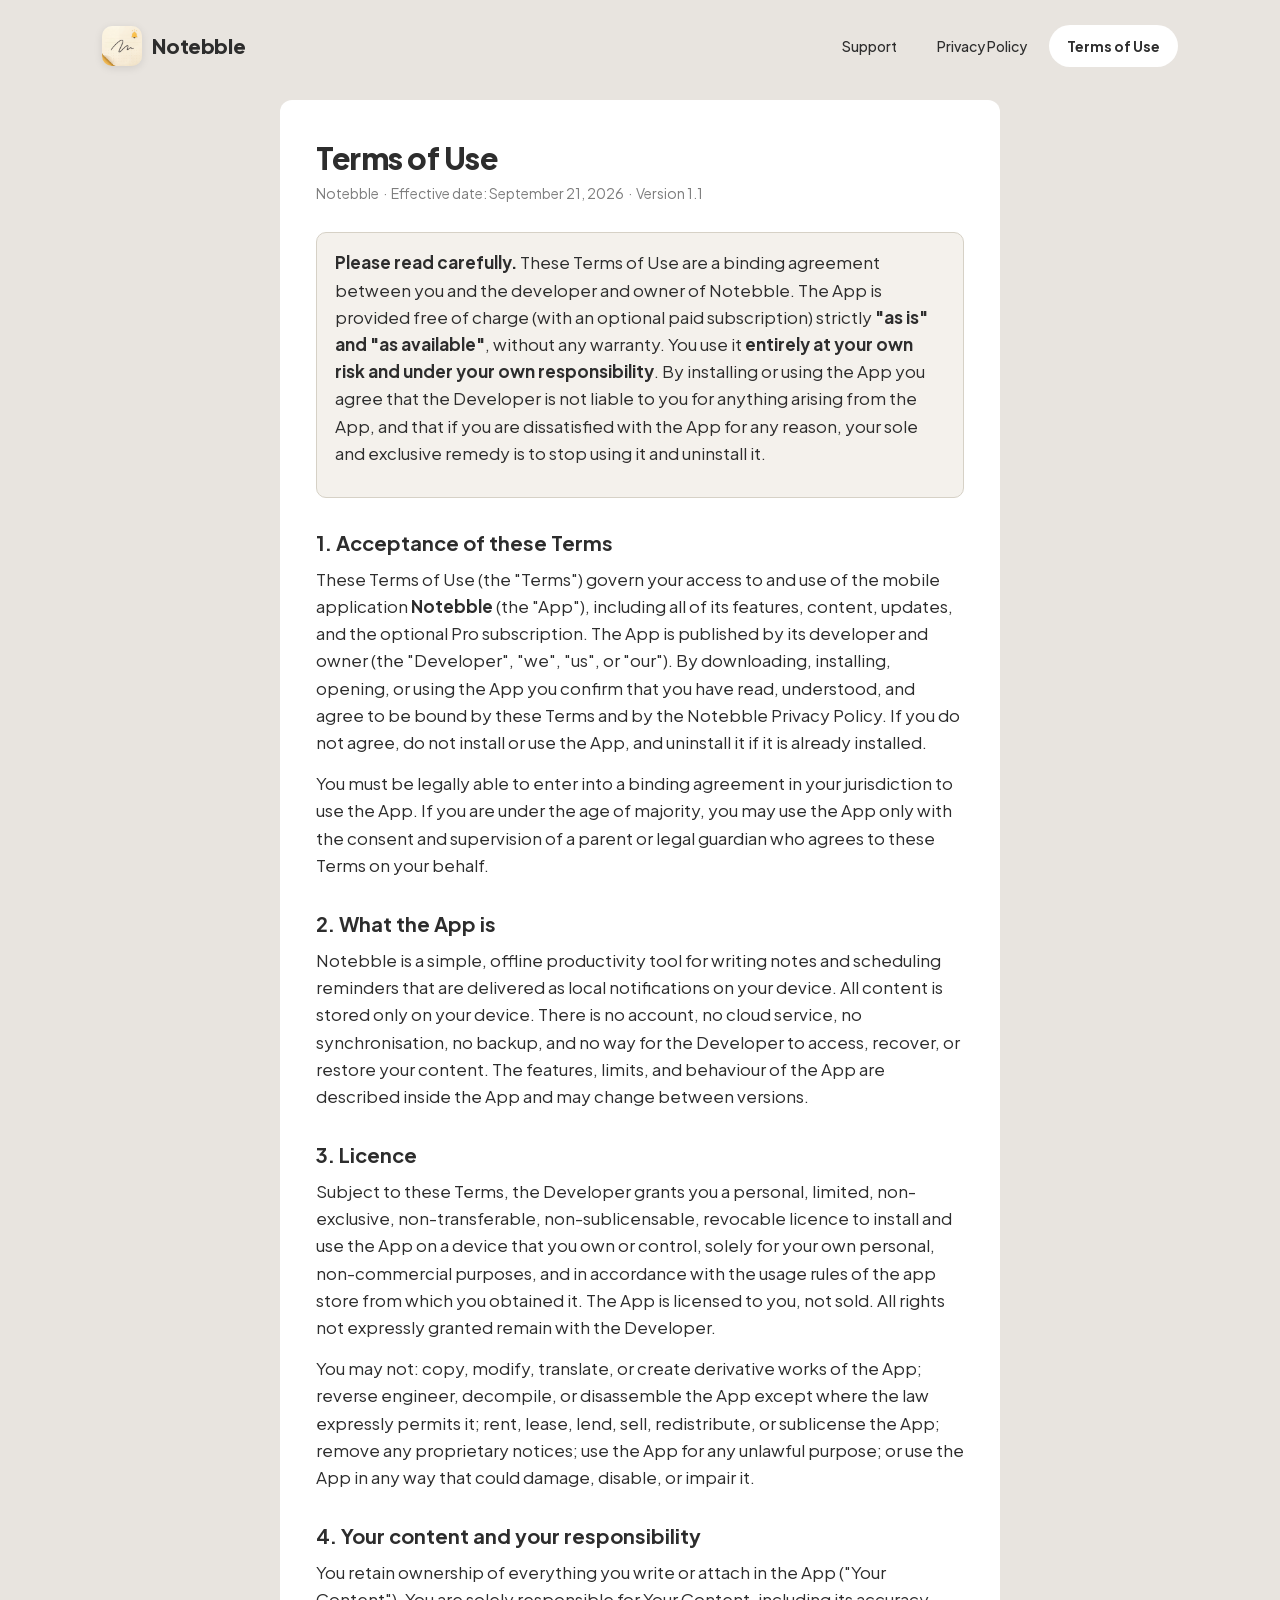
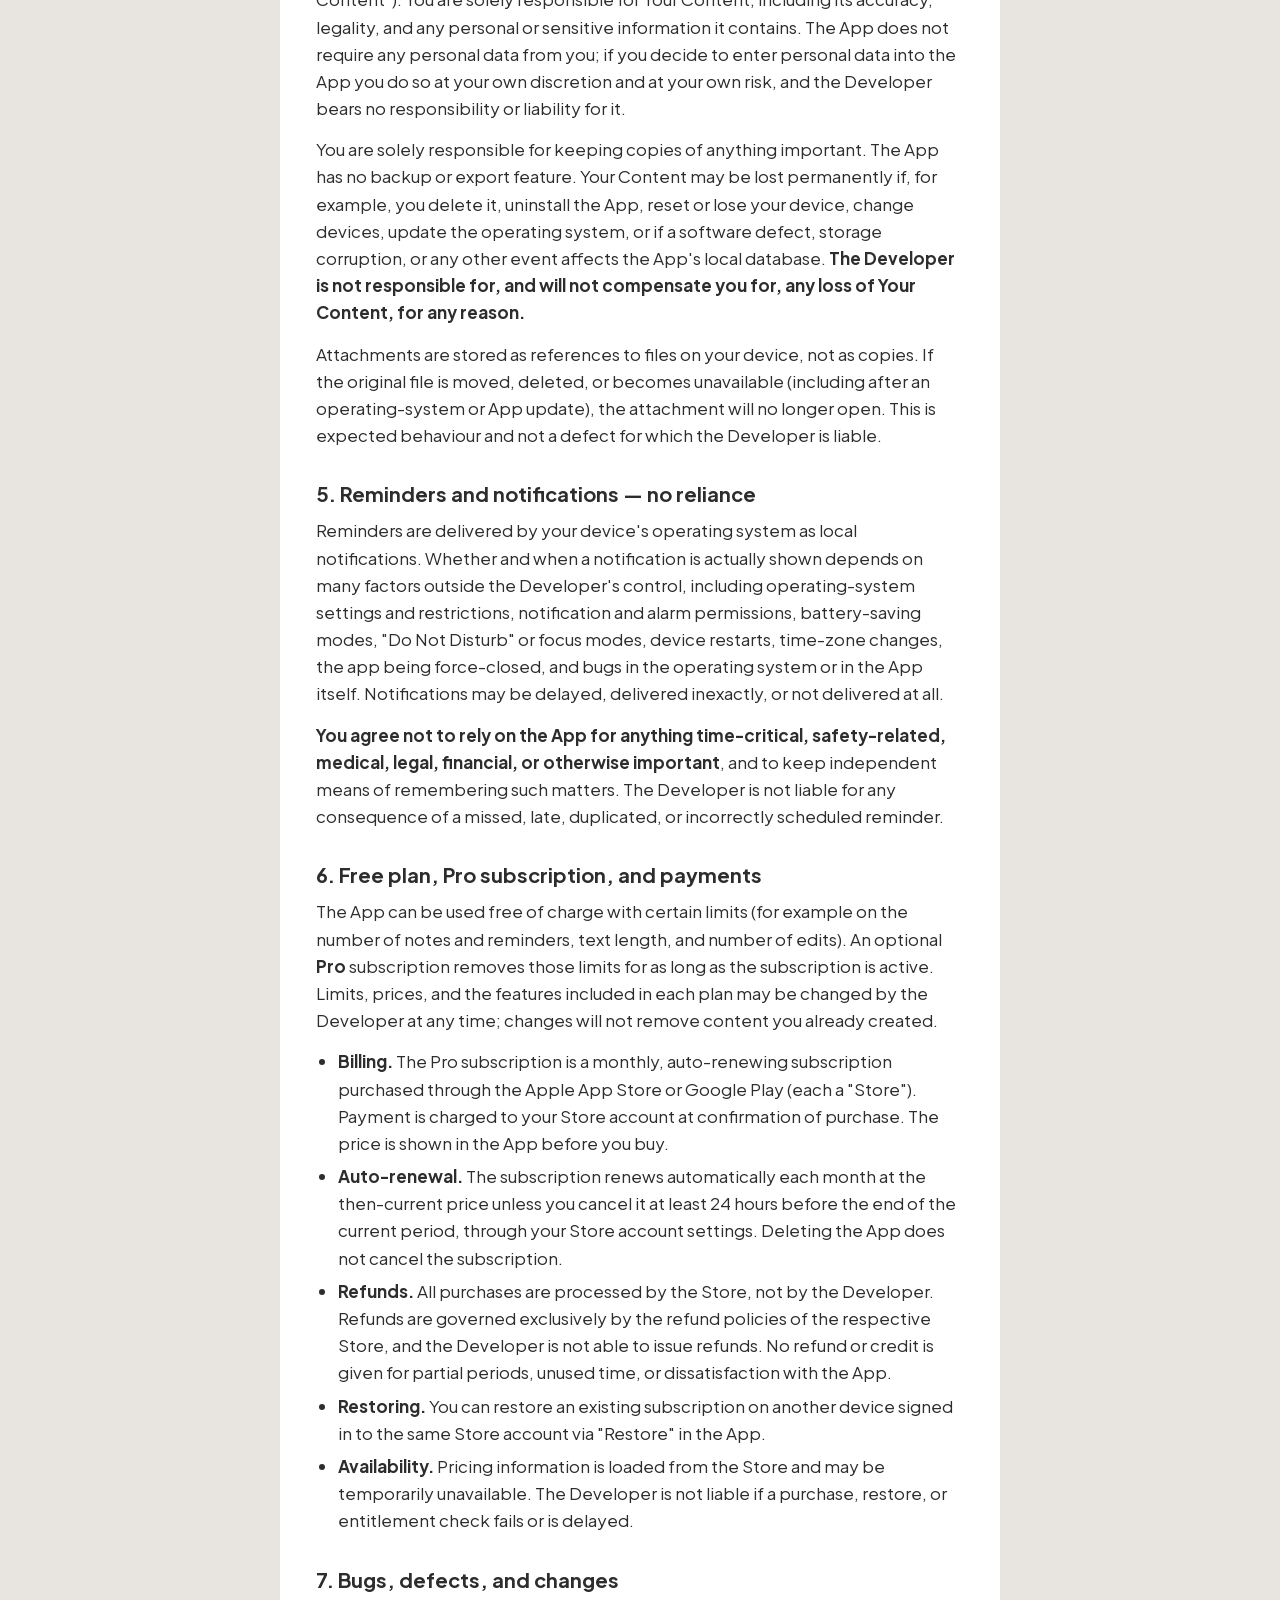
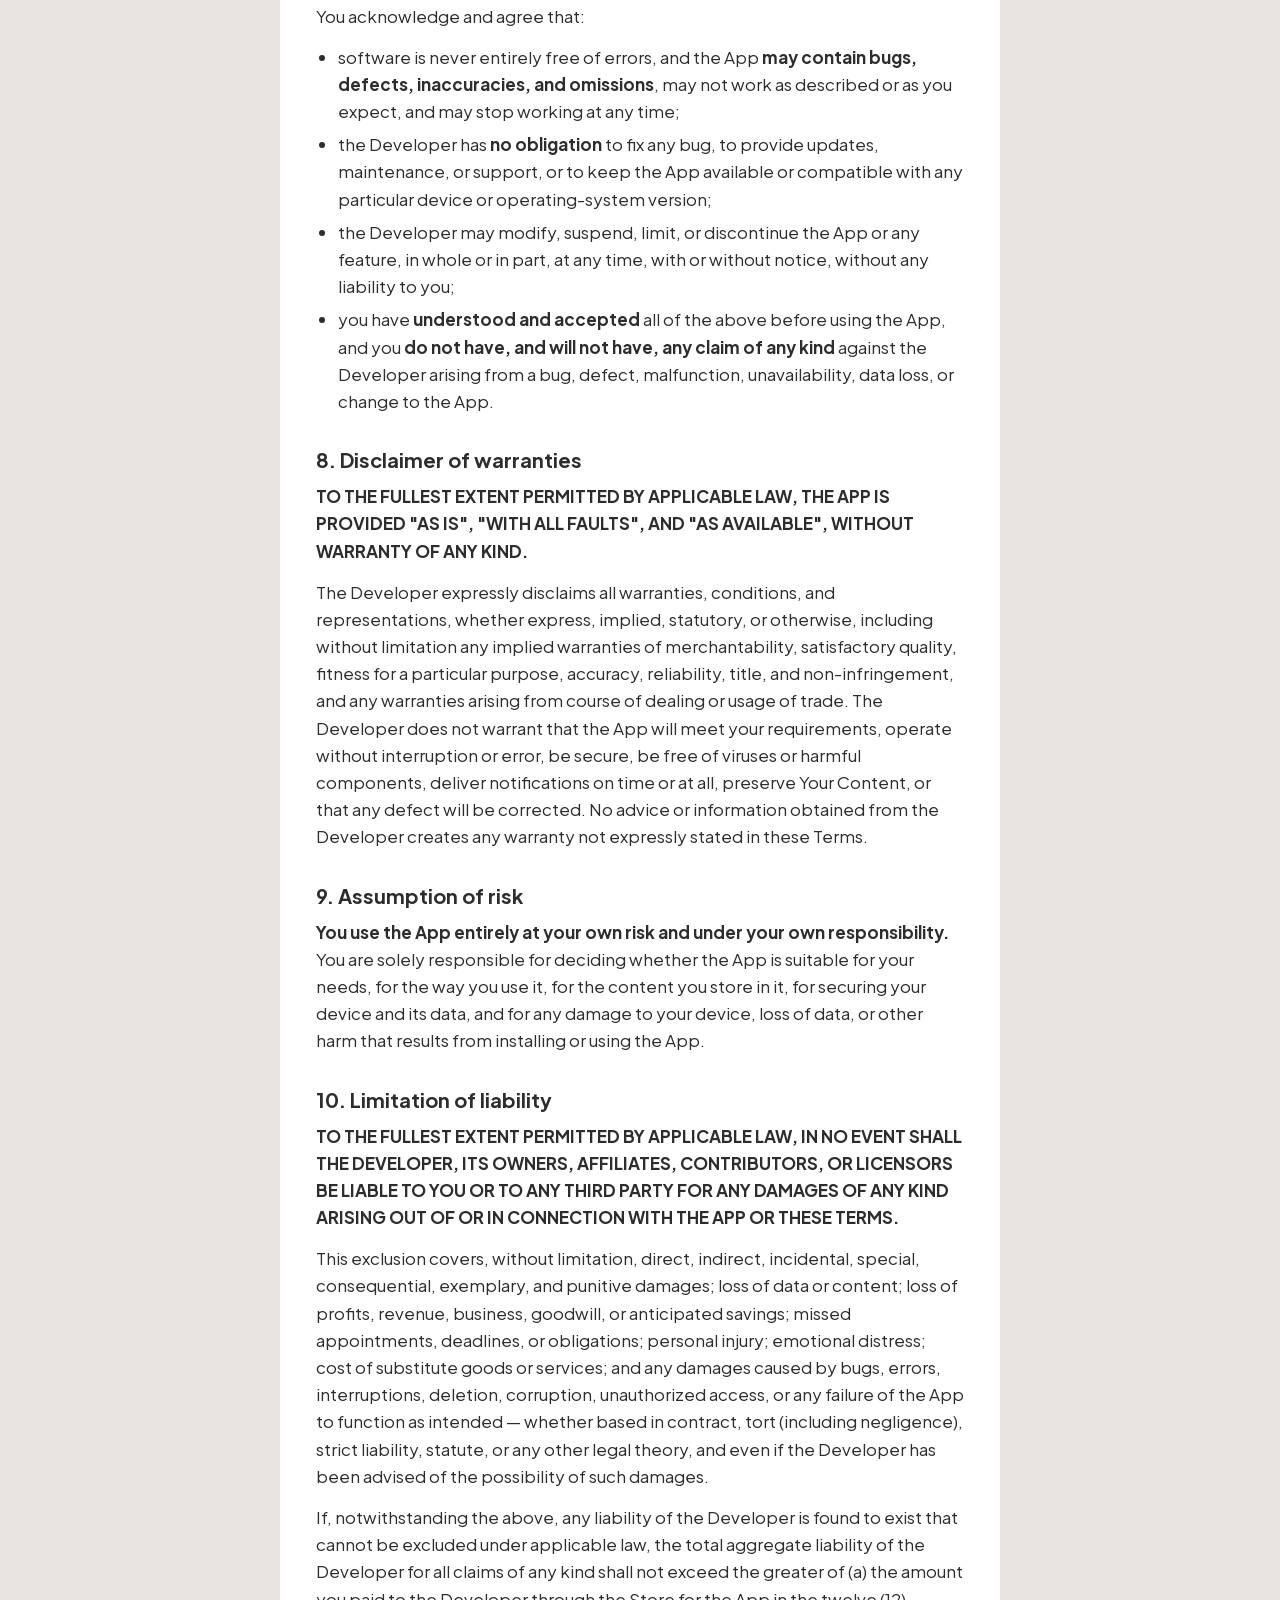
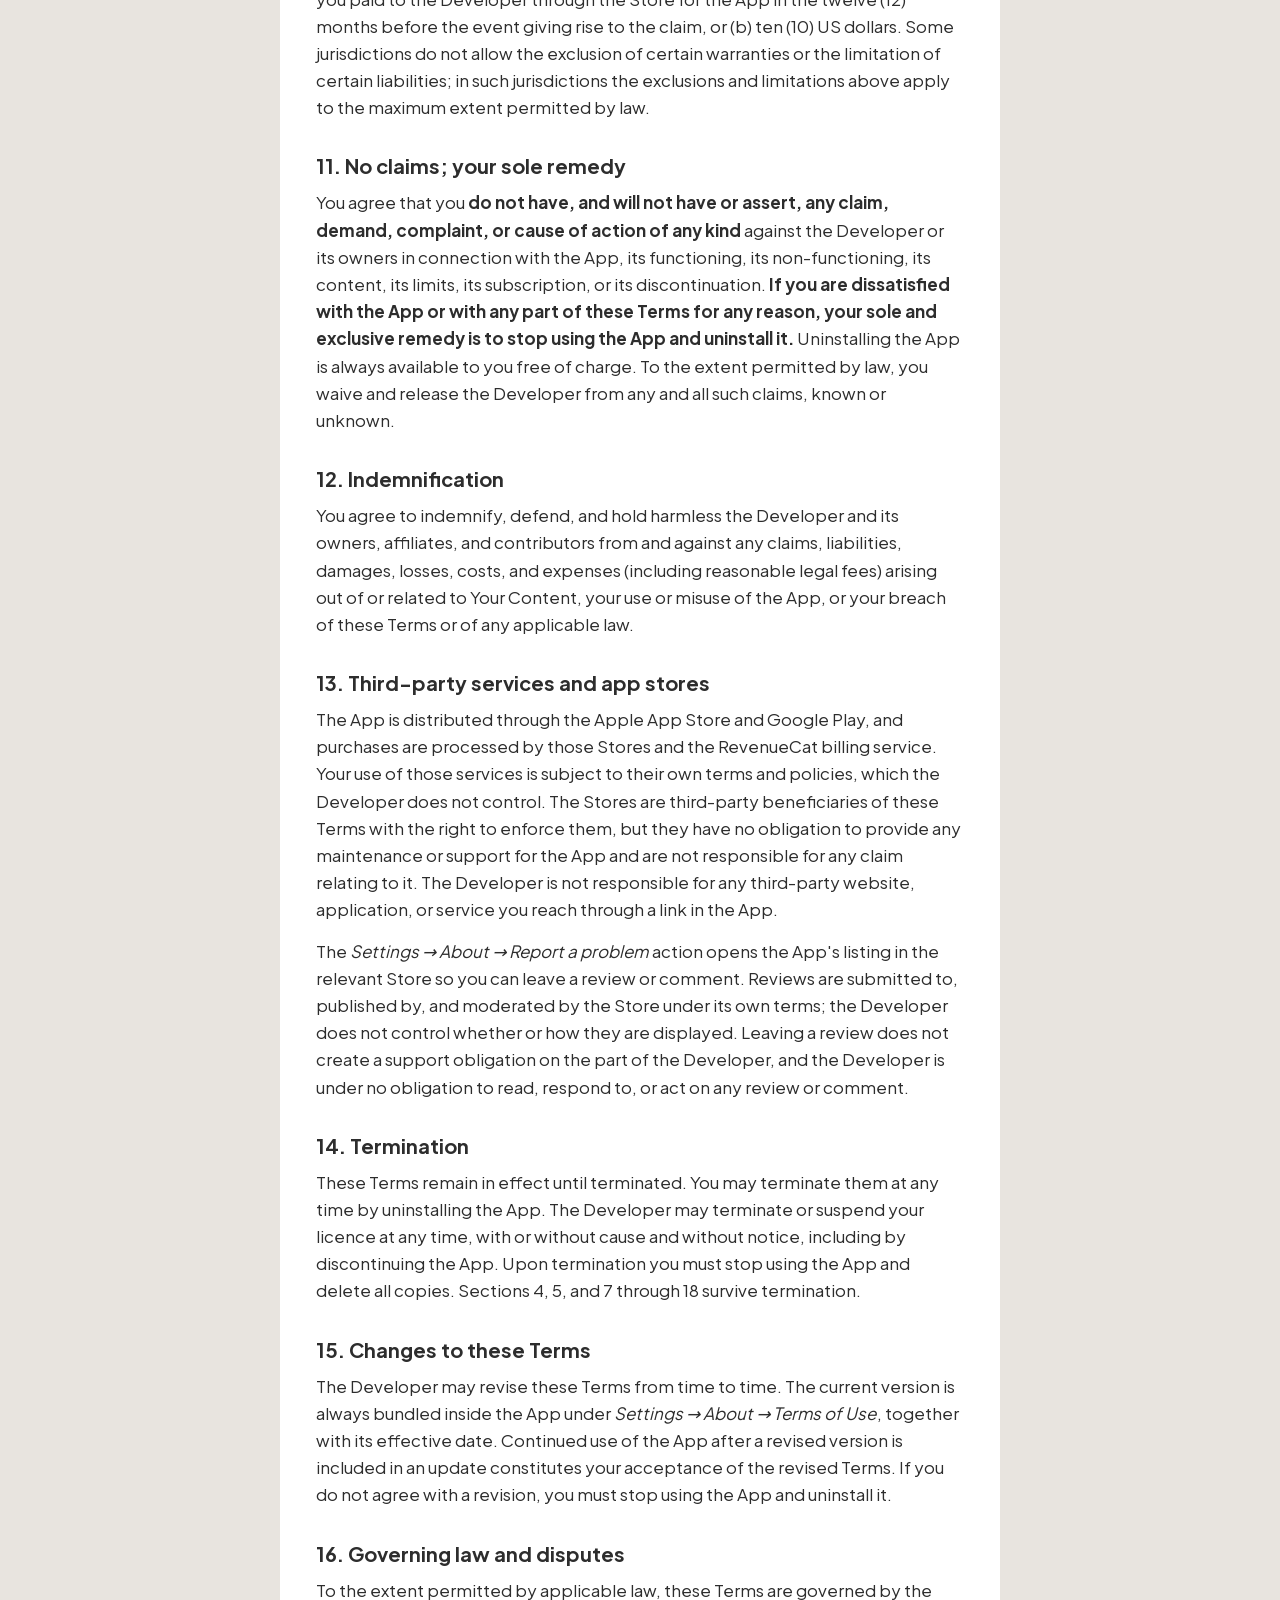
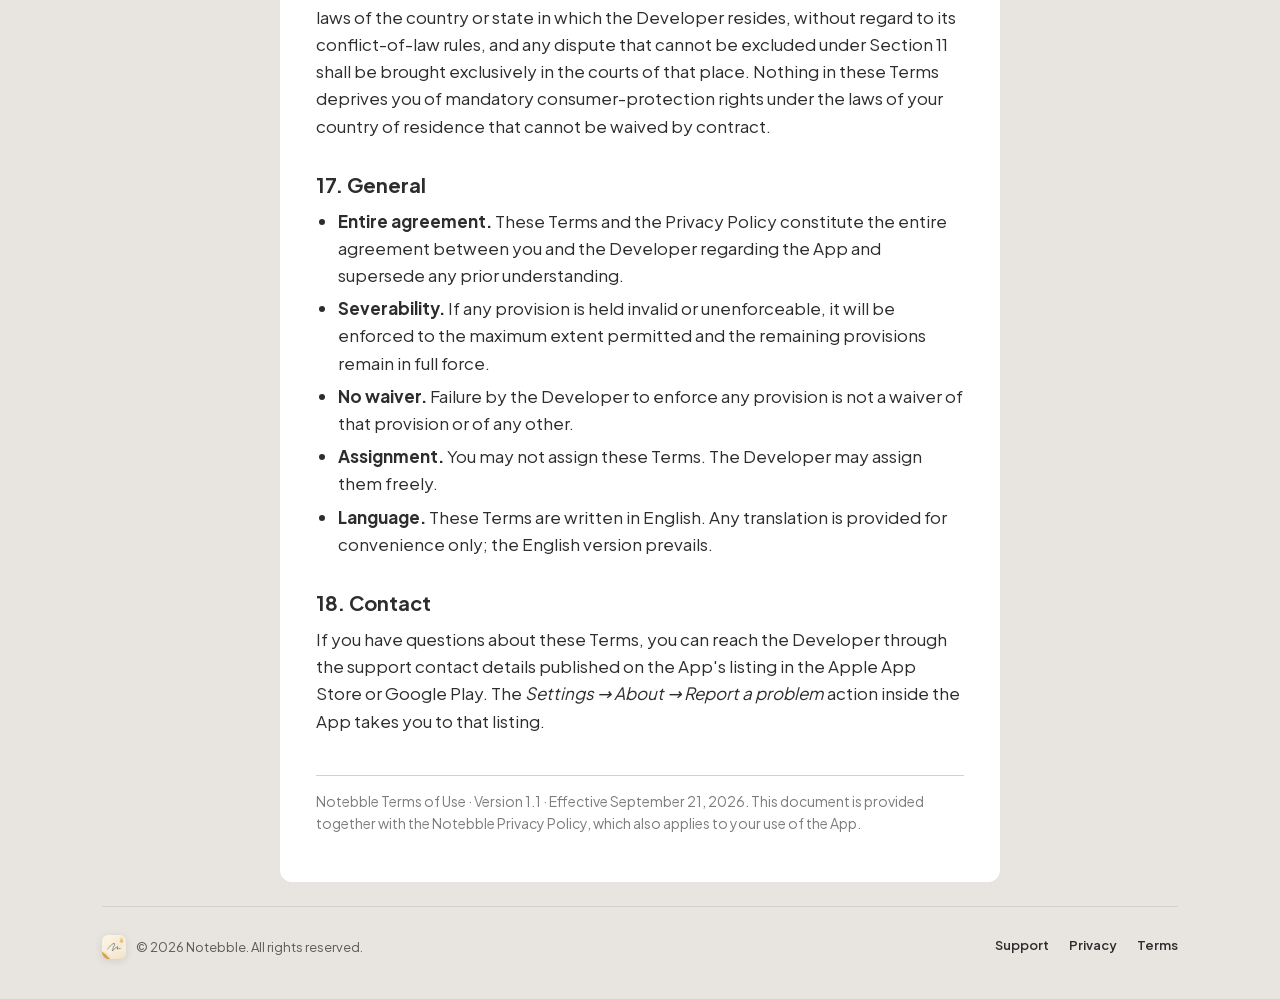
<file: terms_of_use.html>
<!doctype html>
<html lang="en">
  <head>
    <meta charset="utf-8" />
    <meta name="viewport" content="width=device-width, initial-scale=1" />
    <meta name="color-scheme" content="light" />
    <title>Notebble — Terms of Use</title>
    <link rel="icon" type="image/png" href="assets/notebble-icon.png" />
    <link rel="apple-touch-icon" href="assets/notebble-icon.png" />
    <link rel="stylesheet" href="support.css" />
    <link rel="stylesheet" href="style.css" />
    <link rel="stylesheet" href="web.css" />
  </head>
  <body>
    <a class="skip-link" href="#main">Skip to content</a>

    <header class="site-header">
      <a class="brand" href="./" aria-label="Notebble home">
        <img
          src="assets/notebble-icon.png"
          alt="Notebble app icon"
          width="40"
          height="40"
        />
        <span>Notebble</span>
      </a>
      <nav class="site-nav" aria-label="Site">
        <a href="./">Support</a>
        <a href="privacy_policy.html">Privacy Policy</a>
        <a href="terms_of_use.html" aria-current="page">Terms of Use</a>
      </nav>
      <a
        class="contact-pill"
        href="mailto:notebble-support@codeandsprites.online?subject=Notebble%20support"
      >
        <svg
          width="16"
          height="16"
          viewBox="0 0 24 24"
          fill="none"
          stroke="currentColor"
          stroke-width="2"
          stroke-linecap="round"
          stroke-linejoin="round"
          aria-hidden="true"
        >
          <rect x="3" y="5" width="18" height="14" rx="3" />
          <path d="M4 7l8 6 8-6" />
        </svg>
        Contact
      </a>
    </header>

    <main id="main" class="legal-body">
      <div class="sheet">
        <h1>Terms of Use</h1>
        <div class="meta">
          Notebble &nbsp;·&nbsp; Effective date: September 21, 2026
          &nbsp;·&nbsp; Version 1.1
        </div>

        <div class="box">
          <p>
            <strong>Please read carefully.</strong> These Terms of Use are a
            binding agreement between you and the developer and owner of
            Notebble. The App is provided free of charge (with an optional paid
            subscription) strictly <strong>"as is" and "as available"</strong>,
            without any warranty. You use it
            <strong
              >entirely at your own risk and under your own
              responsibility</strong
            >. By installing or using the App you agree that the Developer is
            not liable to you for anything arising from the App, and that if you
            are dissatisfied with the App for any reason, your sole and
            exclusive remedy is to stop using it and uninstall it.
          </p>
        </div>

        <h2>1. Acceptance of these Terms</h2>
        <p>
          These Terms of Use (the "Terms") govern your access to and use of the
          mobile application <strong>Notebble</strong> (the "App"), including
          all of its features, content, updates, and the optional Pro
          subscription. The App is published by its developer and owner (the
          "Developer", "we", "us", or "our"). By downloading, installing,
          opening, or using the App you confirm that you have read, understood,
          and agree to be bound by these Terms and by the Notebble Privacy
          Policy. If you do not agree, do not install or use the App, and
          uninstall it if it is already installed.
        </p>
        <p>
          You must be legally able to enter into a binding agreement in your
          jurisdiction to use the App. If you are under the age of majority, you
          may use the App only with the consent and supervision of a parent or
          legal guardian who agrees to these Terms on your behalf.
        </p>

        <h2>2. What the App is</h2>
        <p>
          Notebble is a simple, offline productivity tool for writing notes and
          scheduling reminders that are delivered as local notifications on your
          device. All content is stored only on your device. There is no
          account, no cloud service, no synchronisation, no backup, and no way
          for the Developer to access, recover, or restore your content. The
          features, limits, and behaviour of the App are described inside the
          App and may change between versions.
        </p>

        <h2>3. Licence</h2>
        <p>
          Subject to these Terms, the Developer grants you a personal, limited,
          non-exclusive, non-transferable, non-sublicensable, revocable licence
          to install and use the App on a device that you own or control, solely
          for your own personal, non-commercial purposes, and in accordance with
          the usage rules of the app store from which you obtained it. The App
          is licensed to you, not sold. All rights not expressly granted remain
          with the Developer.
        </p>
        <p>
          You may not: copy, modify, translate, or create derivative works of
          the App; reverse engineer, decompile, or disassemble the App except
          where the law expressly permits it; rent, lease, lend, sell,
          redistribute, or sublicense the App; remove any proprietary notices;
          use the App for any unlawful purpose; or use the App in any way that
          could damage, disable, or impair it.
        </p>

        <h2>4. Your content and your responsibility</h2>
        <p>
          You retain ownership of everything you write or attach in the App
          ("Your Content"). You are solely responsible for Your Content,
          including its accuracy, legality, and any personal or sensitive
          information it contains. The App does not require any personal data
          from you; if you decide to enter personal data into the App you do so
          at your own discretion and at your own risk, and the Developer bears
          no responsibility or liability for it.
        </p>
        <p>
          You are solely responsible for keeping copies of anything important.
          The App has no backup or export feature. Your Content may be lost
          permanently if, for example, you delete it, uninstall the App, reset
          or lose your device, change devices, update the operating system, or
          if a software defect, storage corruption, or any other event affects
          the App's local database.
          <strong
            >The Developer is not responsible for, and will not compensate you
            for, any loss of Your Content, for any reason.</strong
          >
        </p>
        <p>
          Attachments are stored as references to files on your device, not as
          copies. If the original file is moved, deleted, or becomes unavailable
          (including after an operating-system or App update), the attachment
          will no longer open. This is expected behaviour and not a defect for
          which the Developer is liable.
        </p>

        <h2>5. Reminders and notifications — no reliance</h2>
        <p>
          Reminders are delivered by your device's operating system as local
          notifications. Whether and when a notification is actually shown
          depends on many factors outside the Developer's control, including
          operating-system settings and restrictions, notification and alarm
          permissions, battery-saving modes, "Do Not Disturb" or focus modes,
          device restarts, time-zone changes, the app being force-closed, and
          bugs in the operating system or in the App itself. Notifications may
          be delayed, delivered inexactly, or not delivered at all.
        </p>
        <p>
          <strong
            >You agree not to rely on the App for anything time-critical,
            safety-related, medical, legal, financial, or otherwise
            important</strong
          >, and to keep independent means of remembering such matters. The
          Developer is not liable for any consequence of a missed, late,
          duplicated, or incorrectly scheduled reminder.
        </p>

        <h2>6. Free plan, Pro subscription, and payments</h2>
        <p>
          The App can be used free of charge with certain limits (for example on
          the number of notes and reminders, text length, and number of edits).
          An optional <strong>Pro</strong> subscription removes those limits for
          as long as the subscription is active. Limits, prices, and the
          features included in each plan may be changed by the Developer at any
          time; changes will not remove content you already created.
        </p>
        <ul>
          <li>
            <strong>Billing.</strong> The Pro subscription is a monthly,
            auto-renewing subscription purchased through the Apple App Store or
            Google Play (each a "Store"). Payment is charged to your Store
            account at confirmation of purchase. The price is shown in the App
            before you buy.
          </li>
          <li>
            <strong>Auto-renewal.</strong> The subscription renews automatically
            each month at the then-current price unless you cancel it at least
            24 hours before the end of the current period, through your Store
            account settings. Deleting the App does not cancel the subscription.
          </li>
          <li>
            <strong>Refunds.</strong> All purchases are processed by the Store,
            not by the Developer. Refunds are governed exclusively by the refund
            policies of the respective Store, and the Developer is not able to
            issue refunds. No refund or credit is given for partial periods,
            unused time, or dissatisfaction with the App.
          </li>
          <li>
            <strong>Restoring.</strong> You can restore an existing subscription
            on another device signed in to the same Store account via "Restore"
            in the App.
          </li>
          <li>
            <strong>Availability.</strong> Pricing information is loaded from
            the Store and may be temporarily unavailable. The Developer is not
            liable if a purchase, restore, or entitlement check fails or is
            delayed.
          </li>
        </ul>

        <h2>7. Bugs, defects, and changes</h2>
        <p>You acknowledge and agree that:</p>
        <ul>
          <li>
            software is never entirely free of errors, and the App
            <strong
              >may contain bugs, defects, inaccuracies, and omissions</strong
            >, may not work as described or as you expect, and may stop working
            at any time;
          </li>
          <li>
            the Developer has <strong>no obligation</strong> to fix any bug, to
            provide updates, maintenance, or support, or to keep the App
            available or compatible with any particular device or
            operating-system version;
          </li>
          <li>
            the Developer may modify, suspend, limit, or discontinue the App or
            any feature, in whole or in part, at any time, with or without
            notice, without any liability to you;
          </li>
          <li>
            you have <strong>understood and accepted</strong> all of the above
            before using the App, and you
            <strong
              >do not have, and will not have, any claim of any kind</strong
            >
            against the Developer arising from a bug, defect, malfunction,
            unavailability, data loss, or change to the App.
          </li>
        </ul>

        <h2>8. Disclaimer of warranties</h2>
        <p class="caps">
          <strong
            >To the fullest extent permitted by applicable law, the App is
            provided "as is", "with all faults", and "as available", without
            warranty of any kind.</strong
          >
        </p>
        <p>
          The Developer expressly disclaims all warranties, conditions, and
          representations, whether express, implied, statutory, or otherwise,
          including without limitation any implied warranties of
          merchantability, satisfactory quality, fitness for a particular
          purpose, accuracy, reliability, title, and non-infringement, and any
          warranties arising from course of dealing or usage of trade. The
          Developer does not warrant that the App will meet your requirements,
          operate without interruption or error, be secure, be free of viruses
          or harmful components, deliver notifications on time or at all,
          preserve Your Content, or that any defect will be corrected. No advice
          or information obtained from the Developer creates any warranty not
          expressly stated in these Terms.
        </p>

        <h2>9. Assumption of risk</h2>
        <p>
          <strong
            >You use the App entirely at your own risk and under your own
            responsibility.</strong
          >
          You are solely responsible for deciding whether the App is suitable
          for your needs, for the way you use it, for the content you store in
          it, for securing your device and its data, and for any damage to your
          device, loss of data, or other harm that results from installing or
          using the App.
        </p>

        <h2>10. Limitation of liability</h2>
        <p class="caps">
          <strong
            >To the fullest extent permitted by applicable law, in no event
            shall the Developer, its owners, affiliates, contributors, or
            licensors be liable to you or to any third party for any damages of
            any kind arising out of or in connection with the App or these
            Terms.</strong
          >
        </p>
        <p>
          This exclusion covers, without limitation, direct, indirect,
          incidental, special, consequential, exemplary, and punitive damages;
          loss of data or content; loss of profits, revenue, business, goodwill,
          or anticipated savings; missed appointments, deadlines, or
          obligations; personal injury; emotional distress; cost of substitute
          goods or services; and any damages caused by bugs, errors,
          interruptions, deletion, corruption, unauthorized access, or any
          failure of the App to function as intended — whether based in
          contract, tort (including negligence), strict liability, statute, or
          any other legal theory, and even if the Developer has been advised of
          the possibility of such damages.
        </p>
        <p>
          If, notwithstanding the above, any liability of the Developer is found
          to exist that cannot be excluded under applicable law, the total
          aggregate liability of the Developer for all claims of any kind shall
          not exceed the greater of (a) the amount you paid to the Developer
          through the Store for the App in the twelve (12) months before the
          event giving rise to the claim, or (b) ten (10) US dollars. Some
          jurisdictions do not allow the exclusion of certain warranties or the
          limitation of certain liabilities; in such jurisdictions the
          exclusions and limitations above apply to the maximum extent permitted
          by law.
        </p>

        <h2>11. No claims; your sole remedy</h2>
        <p>
          You agree that you
          <strong
            >do not have, and will not have or assert, any claim, demand,
            complaint, or cause of action of any kind</strong
          >
          against the Developer or its owners in connection with the App, its
          functioning, its non-functioning, its content, its limits, its
          subscription, or its discontinuation.
          <strong
            >If you are dissatisfied with the App or with any part of these
            Terms for any reason, your sole and exclusive remedy is to stop
            using the App and uninstall it.</strong
          >
          Uninstalling the App is always available to you free of charge. To the
          extent permitted by law, you waive and release the Developer from any
          and all such claims, known or unknown.
        </p>

        <h2>12. Indemnification</h2>
        <p>
          You agree to indemnify, defend, and hold harmless the Developer and
          its owners, affiliates, and contributors from and against any claims,
          liabilities, damages, losses, costs, and expenses (including
          reasonable legal fees) arising out of or related to Your Content, your
          use or misuse of the App, or your breach of these Terms or of any
          applicable law.
        </p>

        <h2>13. Third-party services and app stores</h2>
        <p>
          The App is distributed through the Apple App Store and Google Play,
          and purchases are processed by those Stores and the RevenueCat billing
          service. Your use of those services is subject to their own terms and
          policies, which the Developer does not control. The Stores are
          third-party beneficiaries of these Terms with the right to enforce
          them, but they have no obligation to provide any maintenance or
          support for the App and are not responsible for any claim relating to
          it. The Developer is not responsible for any third-party website,
          application, or service you reach through a link in the App.
        </p>
        <p>
          The <em>Settings → About → Report a problem</em> action opens the
          App's listing in the relevant Store so you can leave a review or
          comment. Reviews are submitted to, published by, and moderated by the
          Store under its own terms; the Developer does not control whether or
          how they are displayed. Leaving a review does not create a support
          obligation on the part of the Developer, and the Developer is under no
          obligation to read, respond to, or act on any review or comment.
        </p>

        <h2>14. Termination</h2>
        <p>
          These Terms remain in effect until terminated. You may terminate them
          at any time by uninstalling the App. The Developer may terminate or
          suspend your licence at any time, with or without cause and without
          notice, including by discontinuing the App. Upon termination you must
          stop using the App and delete all copies. Sections 4, 5, and 7 through
          18 survive termination.
        </p>

        <h2>15. Changes to these Terms</h2>
        <p>
          The Developer may revise these Terms from time to time. The current
          version is always bundled inside the App under
          <em>Settings → About → Terms of Use</em>, together with its effective
          date. Continued use of the App after a revised version is included in
          an update constitutes your acceptance of the revised Terms. If you do
          not agree with a revision, you must stop using the App and uninstall
          it.
        </p>

        <h2>16. Governing law and disputes</h2>
        <p>
          To the extent permitted by applicable law, these Terms are governed by
          the laws of the country or state in which the Developer resides,
          without regard to its conflict-of-law rules, and any dispute that
          cannot be excluded under Section 11 shall be brought exclusively in
          the courts of that place. Nothing in these Terms deprives you of
          mandatory consumer-protection rights under the laws of your country of
          residence that cannot be waived by contract.
        </p>

        <h2>17. General</h2>
        <ul>
          <li>
            <strong>Entire agreement.</strong> These Terms and the Privacy
            Policy constitute the entire agreement between you and the Developer
            regarding the App and supersede any prior understanding.
          </li>
          <li>
            <strong>Severability.</strong> If any provision is held invalid or
            unenforceable, it will be enforced to the maximum extent permitted
            and the remaining provisions remain in full force.
          </li>
          <li>
            <strong>No waiver.</strong> Failure by the Developer to enforce any
            provision is not a waiver of that provision or of any other.
          </li>
          <li>
            <strong>Assignment.</strong> You may not assign these Terms. The
            Developer may assign them freely.
          </li>
          <li>
            <strong>Language.</strong> These Terms are written in English. Any
            translation is provided for convenience only; the English version
            prevails.
          </li>
        </ul>

        <h2>18. Contact</h2>
        <p>
          If you have questions about these Terms, you can reach the Developer
          through the support contact details published on the App's listing in
          the Apple App Store or Google Play. The
          <em>Settings → About → Report a problem</em> action inside the App
          takes you to that listing.
        </p>

        <div class="footer">
          Notebble Terms of Use · Version 1.1 · Effective September 21, 2026.
          This document is provided together with the Notebble Privacy Policy,
          which also applies to your use of the App.
        </div>
      </div>
    </main>

    <footer class="site-footer">
      <span class="site-footer__brand">
        <img src="assets/notebble-icon.png" alt="" width="24" height="24" />
        <span>© 2026 Notebble. All rights reserved.</span>
      </span>
      <span class="site-footer__links">
        <a href="./">Support</a>
        <a href="privacy_policy.html">Privacy</a>
        <a href="terms_of_use.html">Terms</a>
      </span>
    </footer>
  </body>
</html>
</file>
<file: support.css>
/* Notebble Support page styles.
   Mobile-first; desktop layout kicks in at >= 900px.
   Self-hosted Plus Jakarta Sans (variable, Latin subset) — one file covers
   weights 400–800, no third-party requests. */

@font-face {
  font-family: "Plus Jakarta Sans";
  font-style: normal;
  font-weight: 200 800;
  font-display: swap;
  src:
    url("assets/fonts/plus-jakarta-sans-latin-variable.woff2")
      format("woff2-variations"),
    url("assets/fonts/plus-jakarta-sans-latin-variable.woff2") format("woff2");
  unicode-range:
    U+0000-00FF, U+0131, U+0152-0153, U+02BB-02BC, U+02C6, U+02DA, U+02DC,
    U+0304, U+0308, U+0329, U+2000-206F, U+20AC, U+2122, U+2191, U+2193, U+2212,
    U+2215, U+FEFF, U+FFFD;
}

:root {
  --bg: #e8e4df;
  --surface: #ffffff;
  --surface-muted: #f4f1ec;
  --primary: #f2c94c;
  --on-primary: #2a2a2a;
  --dark: #2a2a2a;
  --text: #2d2d2d;
  --text-2: #5f5b55;
  --text-invert-2: #c9c5be;
  --link: #1b5e4b;
  --link-hover: #123f32;
  --border: #d6d1c6;
  --hairline: #ece8e1;
  --pro-bg: #fcf4db;
  --pro-border: #ebd489;
  --pro-text: #4a3f17;
  --pro-header: #6b5a1e;
  --tint-green-bg: #e7f3ef;
  --tint-green-fg: #1b5e4b;
  --tint-blue-bg: #dbeafe;
  --tint-blue-fg: #1d4ed8;
  --tint-amber-bg: #fff4e5;
  --tint-amber-fg: #b45309;
  --card-shadow: 0 4px 16px rgba(0, 0, 0, 0.04);
  --primary-glow: 0 10px 24px rgba(242, 201, 76, 0.45);
}

*,
*::before,
*::after {
  box-sizing: border-box;
}

html {
  -webkit-text-size-adjust: 100%;
  scroll-behavior: smooth;
}

@media (prefers-reduced-motion: reduce) {
  html {
    scroll-behavior: auto;
  }
}

body {
  margin: 0;
  background: var(--bg);
  color: var(--text);
  font-family:
    "Plus Jakarta Sans",
    system-ui,
    -apple-system,
    "Segoe UI",
    Roboto,
    "Helvetica Neue",
    Arial,
    sans-serif;
  font-size: 15px;
  line-height: 1.6;
  -webkit-font-smoothing: antialiased;
  -moz-osx-font-smoothing: grayscale;
}

a {
  color: var(--link);
}
a:hover {
  color: var(--link-hover);
}

:focus-visible {
  outline: 2px solid var(--text);
  outline-offset: 2px;
  border-radius: 4px;
}

img {
  max-width: 100%;
  display: block;
}

/* Skip link */
.skip-link {
  position: absolute;
  left: -9999px;
  top: 0;
  padding: 10px 16px;
  background: var(--dark);
  color: #fff;
  border-radius: 8px;
  text-decoration: none;
  z-index: 10;
}
.skip-link:focus {
  left: 12px;
  top: 12px;
}

/* Layout: single column, side-gutter 20px */
.wrap {
  padding-left: 20px;
  padding-right: 20px;
}

/* Anchor offset so headings clear the top when jumped-to */
[id] {
  scroll-margin-top: 24px;
}

/* ---------- Header ---------- */

.site-header {
  display: flex;
  align-items: center;
  justify-content: space-between;
  gap: 16px;
  padding: 16px 20px;
}

.brand {
  display: flex;
  align-items: center;
  gap: 10px;
  text-decoration: none;
  color: var(--text);
  min-height: 44px;
}
.brand img {
  width: 36px;
  height: 36px;
  border-radius: 9px;
  box-shadow: 0 2px 8px rgba(0, 0, 0, 0.1);
}
.brand span {
  font-size: 18px;
  font-weight: 800;
  letter-spacing: -0.4px;
}

.site-nav {
  display: none;
}

.contact-pill {
  display: inline-flex;
  align-items: center;
  gap: 8px;
  min-height: 44px;
  padding: 0 16px;
  border-radius: 999px;
  background: var(--surface);
  color: var(--text);
  font-size: 14px;
  font-weight: 700;
  text-decoration: none;
}
.contact-pill:hover {
  color: var(--text);
  background: #faf7f2;
}

/* ---------- Hero ---------- */

.hero {
  padding: 12px 20px 32px;
  display: flex;
  flex-direction: column;
  gap: 16px;
}

.hero-icon {
  width: 72px;
  height: 72px;
  border-radius: 16px;
  box-shadow: 0 8px 20px rgba(0, 0, 0, 0.1);
}

.hero h1 {
  margin: 0;
  font-size: 40px;
  line-height: 44px;
  font-weight: 800;
  letter-spacing: -1.2px;
}

.hero p.lede {
  margin: 0;
  font-size: 16px;
  line-height: 26px;
  color: var(--text-2);
  max-width: 60ch;
}

.trust-points {
  display: none;
  gap: 24px;
  margin-top: 4px;
  font-size: 14px;
  font-weight: 600;
  color: var(--text);
  list-style: none;
  padding: 0;
}
.trust-points li {
  display: inline-flex;
  align-items: center;
  gap: 8px;
}
.trust-points .dot {
  width: 8px;
  height: 8px;
  border-radius: 999px;
  background: var(--link);
}

/* ---------- Contact card ---------- */

.card {
  background: var(--surface);
  border-radius: 24px;
  padding: 24px;
  box-shadow: var(--card-shadow);
}

.contact-card {
  display: flex;
  flex-direction: column;
  gap: 14px;
  margin-top: 4px;
}
.contact-card__header {
  display: flex;
  align-items: center;
  gap: 12px;
}
.contact-card__icon {
  width: 40px;
  height: 40px;
  border-radius: 999px;
  background: var(--pro-bg);
  display: inline-flex;
  align-items: center;
  justify-content: center;
  flex-shrink: 0;
}
.eyebrow {
  font-size: 12px;
  font-weight: 700;
  letter-spacing: 0.8px;
  color: var(--text-2);
  text-transform: uppercase;
}
.contact-card h2 {
  margin: 0;
  font-size: 22px;
  line-height: 28px;
  font-weight: 800;
  letter-spacing: -0.4px;
}
.contact-card p {
  margin: 0;
  font-size: 15px;
  line-height: 23px;
  color: var(--text-2);
}
.email-link {
  font-size: 16px;
  font-weight: 700;
  color: var(--link);
  text-decoration: none;
  word-break: break-all;
}
.email-link:hover {
  text-decoration: underline;
}

.btn {
  display: inline-flex;
  align-items: center;
  justify-content: center;
  gap: 10px;
  min-height: 52px;
  padding: 0 22px;
  border-radius: 999px;
  font-size: 16px;
  font-weight: 700;
  text-decoration: none;
  border: none;
  cursor: pointer;
}
.btn--primary {
  background: var(--primary);
  color: var(--on-primary);
  box-shadow: var(--primary-glow);
}
.btn--primary:hover {
  color: var(--on-primary);
  filter: brightness(1.02);
}
.btn--outline {
  background: transparent;
  color: var(--text);
  border: 1px solid var(--border);
  min-height: 48px;
  padding: 0 20px;
  font-size: 15px;
  font-weight: 600;
}
.btn--outline:hover {
  color: var(--text);
  background: var(--surface-muted);
}
.btn--full {
  width: 100%;
}

.note {
  margin: 0;
  padding: 14px 16px;
  border-radius: 16px;
  background: var(--surface-muted);
  font-size: 13px;
  line-height: 20px;
  color: var(--text-2);
}
.note strong {
  color: var(--text);
}

.note--yellow {
  background: var(--pro-bg);
  border: 1px solid var(--pro-border);
  color: var(--pro-text);
  font-size: 14px;
  line-height: 22px;
}

/* ---------- Popular topics ---------- */

.section-label {
  margin: 0;
  font-size: 14px;
  font-weight: 600;
  letter-spacing: 0.8px;
  color: var(--text-2);
  text-transform: uppercase;
}

.popular {
  padding: 0 20px 32px;
  display: flex;
  flex-direction: column;
  gap: 14px;
}
.popular__grid {
  display: flex;
  flex-direction: column;
  gap: 12px;
}
.topic {
  background: var(--surface);
  border-radius: 20px;
  padding: 16px 18px;
  box-shadow: var(--card-shadow);
  display: flex;
  align-items: center;
  gap: 14px;
  text-decoration: none;
  color: var(--text);
}
.topic:hover {
  color: var(--text);
  background: #fdfcfa;
}
.topic__icon {
  flex-shrink: 0;
  width: 44px;
  height: 44px;
  border-radius: 14px;
  display: inline-flex;
  align-items: center;
  justify-content: center;
}
.topic__icon--green {
  background: var(--tint-green-bg);
}
.topic__icon--blue {
  background: var(--tint-blue-bg);
}
.topic__icon--amber {
  background: var(--tint-amber-bg);
}
.topic__body {
  display: flex;
  flex-direction: column;
  gap: 2px;
  flex-grow: 1;
  min-width: 0;
}
.topic__title {
  font-size: 16px;
  font-weight: 700;
}
.topic__desc {
  font-size: 13px;
  line-height: 19px;
  color: var(--text-2);
}
.topic__chevron {
  flex-shrink: 0;
}

/* ---------- FAQ ---------- */

.faq {
  padding: 0 20px 32px;
  display: flex;
  flex-direction: column;
  gap: 16px;
}
.faq__intro {
  display: contents;
}
.faq h2 {
  margin: 0;
  font-size: 30px;
  line-height: 36px;
  font-weight: 800;
  letter-spacing: -0.75px;
}
.faq__intro-copy {
  display: none;
  margin: 0;
  font-size: 15px;
  line-height: 23px;
  color: var(--text-2);
}
.faq__section-nav {
  display: none;
}
.faq__cards {
  display: flex;
  flex-direction: column;
  gap: 16px;
}
.faq h3 {
  margin: 8px 0 0;
  font-size: 14px;
  font-weight: 600;
  letter-spacing: 0.8px;
  color: var(--text-2);
  text-transform: uppercase;
}

.qa {
  background: var(--surface);
  border-radius: 24px;
  padding: 24px 20px;
  box-shadow: var(--card-shadow);
  display: flex;
  flex-direction: column;
  gap: 16px;
}
.qa h4 {
  margin: 0;
  font-size: 19px;
  line-height: 25px;
  font-weight: 800;
  letter-spacing: -0.3px;
}
.qa p {
  margin: 0;
  font-size: 15px;
  line-height: 24px;
  color: var(--text-2);
}
.qa p.tight {
  color: var(--text-2);
}
.qa strong {
  color: var(--text);
}

.steps {
  display: flex;
  flex-direction: column;
  gap: 12px;
}
.step {
  display: flex;
  align-items: flex-start;
  gap: 12px;
  font-size: 15px;
  line-height: 23px;
}
.step__num {
  flex-shrink: 0;
  width: 26px;
  height: 26px;
  border-radius: 999px;
  background: var(--primary);
  color: var(--on-primary);
  font-size: 12px;
  font-weight: 800;
  display: inline-flex;
  align-items: center;
  justify-content: center;
}

.breadcrumb {
  display: flex;
  flex-wrap: wrap;
  align-items: center;
  gap: 6px;
  font-size: 12px;
  font-weight: 600;
  color: var(--text-2);
}
.breadcrumb .chip {
  padding: 4px 10px;
  border-radius: 999px;
  background: var(--surface-muted);
  color: var(--text);
}
.breadcrumb .sep {
  color: var(--text-2);
}

/* Free vs Pro table */
.pro-table {
  width: 100%;
  border-collapse: collapse;
  border: 1px solid var(--hairline);
  border-radius: 16px;
  overflow: hidden;
  font-size: 14px;
  text-align: left;
  background: var(--surface);
}
.pro-table thead th {
  background: var(--surface-muted);
  padding: 10px 12px;
  font-size: 11px;
  font-weight: 700;
  letter-spacing: 0.6px;
  color: var(--text-2);
  text-transform: uppercase;
  text-align: left;
}
.pro-table thead th.pro {
  color: var(--pro-header);
}
.pro-table tbody td {
  padding: 11px 12px;
  border-top: 1px solid var(--hairline);
  vertical-align: top;
}
.pro-table tbody td.free {
  color: var(--text-2);
}
.pro-table tbody td.pro {
  font-weight: 700;
}
.pro-footnote {
  font-size: 14px;
  line-height: 21px;
  color: var(--text-2);
  margin: 0;
}

/* ---------- Still need help band ---------- */

.stillneed-wrap {
  padding: 0 20px 32px;
}
.stillneed {
  background: var(--dark);
  border-radius: 28px;
  padding: 32px 24px;
  display: flex;
  flex-direction: column;
  gap: 14px;
  color: #fff;
}
.stillneed h2 {
  margin: 0;
  font-size: 26px;
  line-height: 32px;
  font-weight: 800;
  letter-spacing: -0.6px;
  color: #fff;
}
.stillneed p {
  margin: 0;
  font-size: 15px;
  line-height: 24px;
  color: var(--text-invert-2);
}
.stillneed a.mail {
  color: var(--primary);
  font-weight: 700;
  text-decoration: none;
  word-break: break-all;
}
.stillneed a.mail:hover {
  text-decoration: underline;
  color: var(--primary);
}
.stillneed .btn {
  margin-top: 6px;
}

/* ---------- Legal cards ---------- */

.legal {
  padding: 0 20px 24px;
  display: flex;
  flex-direction: column;
  gap: 12px;
}
.legal__grid {
  display: flex;
  flex-direction: column;
  gap: 12px;
}
.legal-card {
  background: rgba(255, 255, 255, 0.75);
  border: 1px solid var(--border);
  border-radius: 18px;
  padding: 16px 18px;
  display: flex;
  align-items: center;
  gap: 14px;
  text-decoration: none;
  color: var(--text);
}
.legal-card:hover {
  color: var(--text);
  background: #ffffff;
}
.legal-card__icon {
  width: 40px;
  height: 40px;
  border-radius: 12px;
  display: inline-flex;
  align-items: center;
  justify-content: center;
  flex-shrink: 0;
}
.legal-card__icon--green {
  background: var(--tint-green-bg);
}
.legal-card__icon--amber {
  background: var(--tint-amber-bg);
}
.legal-card__body {
  display: flex;
  flex-direction: column;
  gap: 2px;
  flex-grow: 1;
  min-width: 0;
}
.legal-card__title {
  font-size: 15px;
  font-weight: 700;
}
.legal-card__desc {
  font-size: 13px;
  color: var(--text-2);
}

/* ---------- Footer ---------- */

.site-footer {
  margin: 0 20px;
  padding: 24px 0 32px;
  border-top: 1px solid var(--border);
  display: flex;
  flex-direction: column;
  gap: 14px;
  font-size: 13px;
  color: var(--text-2);
}
.site-footer__brand {
  display: flex;
  align-items: center;
  gap: 10px;
}
.site-footer__brand img {
  width: 24px;
  height: 24px;
  border-radius: 6px;
  box-shadow: 0 2px 8px rgba(0, 0, 0, 0.1);
}
.site-footer__links {
  display: flex;
  gap: 20px;
  font-weight: 600;
  flex-wrap: wrap;
}
.site-footer__links a {
  color: var(--text);
  text-decoration: none;
}
.site-footer__links a:hover {
  text-decoration: underline;
}

/* ---------- Desktop breakpoint ---------- */

@media (min-width: 900px) {
  body {
    font-size: 16px;
  }

  .site-header {
    padding: 24px clamp(24px, 8vw, 120px);
  }
  .brand img {
    width: 40px;
    height: 40px;
    border-radius: 10px;
  }
  .brand span {
    font-size: 20px;
  }

  .contact-pill {
    display: none;
  }
  .site-nav {
    display: flex;
    align-items: center;
    gap: 4px;
  }
  .site-nav a {
    padding: 10px 18px;
    border-radius: 999px;
    color: var(--text);
    font-size: 14px;
    font-weight: 500;
    text-decoration: none;
  }
  .site-nav a[aria-current="page"] {
    background: var(--surface);
    font-weight: 700;
  }
  .site-nav a:hover {
    color: var(--text);
    background: rgba(255, 255, 255, 0.6);
  }

  .hero {
    padding: 48px clamp(24px, 8vw, 120px) 64px;
    display: grid;
    grid-template-columns: minmax(0, 1fr) 420px;
    gap: 48px;
    align-items: center;
  }
  .hero__text {
    display: flex;
    flex-direction: column;
    gap: 20px;
  }
  .hero-icon {
    width: 88px;
    height: 88px;
    border-radius: 20px;
  }
  .hero h1 {
    font-size: 60px;
    line-height: 66px;
    letter-spacing: -1.8px;
  }
  .hero p.lede {
    font-size: 18px;
    line-height: 29px;
  }
  .trust-points {
    display: flex;
    flex-wrap: wrap;
  }

  .card,
  .contact-card {
    padding: 32px;
  }

  .popular {
    padding: 0 clamp(24px, 8vw, 120px) 64px;
    display: grid;
    gap: 20px;
    grid-template-columns: 14px 1fr;
    grid-template-areas:
      "label label"
      "cards cards";
  }
  .popular > .section-label {
    grid-area: label;
  }
  .popular__grid {
    grid-area: cards;
    display: grid;
    grid-template-columns: repeat(3, minmax(0, 1fr));
    gap: 20px;
  }
  .topic {
    flex-direction: column;
    align-items: flex-start;
    padding: 24px;
    border-radius: 24px;
    gap: 14px;
  }
  .topic__title {
    font-size: 17px;
  }
  .topic__desc {
    font-size: 14px;
    line-height: 21px;
  }
  .topic__chevron {
    display: none;
  }

  .faq {
    padding: 0 clamp(24px, 8vw, 120px) 64px;
    display: grid;
    grid-template-columns: 260px minmax(0, 1fr);
    gap: 48px;
    align-items: start;
  }
  .faq__intro {
    display: flex;
    flex-direction: column;
    gap: 12px;
    position: sticky;
    top: 20px;
  }
  .faq__intro-copy {
    display: block;
  }
  .faq__section-nav {
    display: flex;
    flex-direction: column;
    gap: 4px;
    margin-top: 16px;
    font-size: 14px;
    font-weight: 600;
  }
  .faq__section-nav a {
    padding: 10px 14px;
    border-radius: 12px;
    color: var(--text);
    text-decoration: none;
  }
  .faq__section-nav a[aria-current="true"] {
    background: var(--surface);
    font-weight: 700;
  }
  .faq__section-nav a:hover {
    color: var(--text);
    background: rgba(255, 255, 255, 0.6);
  }
  .faq__cards {
    gap: 20px;
  }
  .faq h3 {
    margin: 20px 0 0;
  }
  .qa {
    padding: 32px;
    gap: 18px;
  }
  .qa h4 {
    font-size: 20px;
    line-height: 26px;
  }
  .qa p {
    font-size: 16px;
    line-height: 25px;
  }
  .step {
    font-size: 16px;
    line-height: 24px;
    align-items: center;
    gap: 14px;
  }
  .step__num {
    width: 28px;
    height: 28px;
    font-size: 13px;
  }
  .breadcrumb {
    font-size: 13px;
    gap: 8px;
  }
  .breadcrumb .chip {
    padding: 4px 12px;
  }
  .pro-table {
    font-size: 15px;
  }
  .pro-table thead th {
    padding: 12px 18px;
    font-size: 12px;
  }
  .pro-table tbody td {
    padding: 13px 18px;
  }
  .note--yellow {
    padding: 16px 18px;
  }
  .btn--outline {
    align-self: flex-start;
    width: auto;
  }

  .stillneed-wrap {
    padding: 0 clamp(24px, 8vw, 120px) 64px;
  }
  .stillneed {
    flex-direction: row;
    align-items: center;
    justify-content: space-between;
    gap: 32px;
    padding: 48px 56px;
    border-radius: 30px;
  }
  .stillneed h2 {
    font-size: 30px;
    line-height: 36px;
    letter-spacing: -0.75px;
  }
  .stillneed p {
    font-size: 16px;
    line-height: 25px;
  }
  .stillneed .btn {
    margin-top: 0;
    flex-shrink: 0;
    padding: 0 28px;
  }
  .stillneed__text {
    display: flex;
    flex-direction: column;
    gap: 10px;
  }

  .legal {
    padding: 0 clamp(24px, 8vw, 120px) 64px;
    display: grid;
    grid-template-columns: 14px 1fr;
    gap: 20px;
    grid-template-areas:
      "label label"
      "cards cards";
  }
  .legal > .section-label {
    grid-area: label;
  }
  .legal__grid {
    grid-area: cards;
    display: grid;
    grid-template-columns: repeat(2, minmax(0, 1fr));
    gap: 20px;
  }
  .legal-card {
    padding: 22px 24px;
    border-radius: 18px;
  }
  .legal-card__icon {
    width: 44px;
    height: 44px;
    border-radius: 14px;
  }

  .site-footer {
    margin: 0 clamp(24px, 8vw, 120px);
    padding: 28px 0 40px;
    flex-direction: row;
    align-items: flex-start;
    justify-content: space-between;
  }
}

@media (min-width: 1440px) {
  .site-header,
  .hero,
  .popular,
  .faq,
  .stillneed-wrap,
  .legal {
    padding-left: 120px;
    padding-right: 120px;
  }
  .site-footer {
    margin-left: 120px;
    margin-right: 120px;
  }
}
</file>
<file: style.css>
@page { size: A4; margin: 22mm 20mm 24mm 20mm; }
html, body { font-family: -apple-system, "Helvetica Neue", Helvetica, Arial, sans-serif; color: #2D2D2D; font-size: 11pt; line-height: 1.5; }
body { margin: 0; }
h1 { font-size: 22pt; font-weight: 800; letter-spacing: -0.5px; margin: 0 0 4pt 0; }
.meta { color: #7D7D7D; font-size: 10pt; margin-bottom: 18pt; }
h2 { font-size: 13.5pt; font-weight: 700; margin: 20pt 0 6pt 0; page-break-after: avoid; }
p { margin: 0 0 8pt 0; text-align: left; }
ul { margin: 0 0 8pt 0; padding-left: 18pt; }
li { margin-bottom: 3pt; }
.box { border: 1px solid #D6D1C6; background: #F4F1EC; border-radius: 8px; padding: 10pt 12pt; margin: 10pt 0 14pt 0; }
.caps { text-transform: uppercase; }
strong { font-weight: 700; }
.footer { color: #7D7D7D; font-size: 9.5pt; margin-top: 24pt; border-top: 1px solid #D6D1C6; padding-top: 8pt; }
</file>
<file: web.css>
/* Screen styles for the Notebble legal documents.
   Loaded after style.css, which is print-oriented, and adapts the same markup
   for reading in a browser.

   The colors mirror how the documents look inside the app: the white page of
   the PDF on the app's warm grey background. Light in every theme, because the
   PDF is always white paper — so there is deliberately no dark-mode variant. */

html {
  -webkit-text-size-adjust: 100%;
}

body {
  font-family: 'Plus Jakarta Sans', system-ui, -apple-system, "Segoe UI", Roboto, "Helvetica Neue", Arial, sans-serif;
  font-size: 17px;
  line-height: 1.6;
  background: #E8E4DF; /* AppColors.background */
  color: #2D2D2D;
  margin: 0;
  padding: 24px 16px 48px;
  -webkit-font-smoothing: antialiased;
  -moz-osx-font-smoothing: grayscale;
}

/* When the shared site header/footer wraps the document, don't add body
   padding — the header sits flush against the viewport edges. */
body:has(> .site-header) { padding: 0; }
.legal-body { padding: 8px 16px 24px; }
@media (max-width: 600px) {
  .legal-body { padding: 4px 10px 16px; }
}

/* The document itself, as the white page the app shows. */
.sheet {
  max-width: 720px;
  margin: 0 auto;
  background: #FFFFFF;
  border-radius: 12px;
  padding: 40px 36px 48px;
}

@media (max-width: 600px) {
  body { padding: 12px 10px 32px; }
  .sheet { padding: 28px 22px 36px; border-radius: 10px; }
}

h1 { font-size: 30px; line-height: 1.2; margin-bottom: 6px; }
h2 { font-size: 20px; line-height: 1.3; margin: 32px 0 10px; }

.meta { font-size: 14px; margin-bottom: 28px; }

p  { margin: 0 0 14px; }
ul { margin: 0 0 14px; padding-left: 22px; }
li { margin-bottom: 6px; }

.box {
  padding: 16px 18px;
  margin: 16px 0 24px;
  border-radius: 10px;
}

.footer {
  font-size: 14px;
  margin-top: 40px;
  padding-top: 14px;
}

a { color: #1B6B5A; }

.backlink {
  display: inline-block;
  margin-bottom: 24px;
  font-size: 15px;
  text-decoration: none;
}
.backlink:hover { text-decoration: underline; }
</file>
